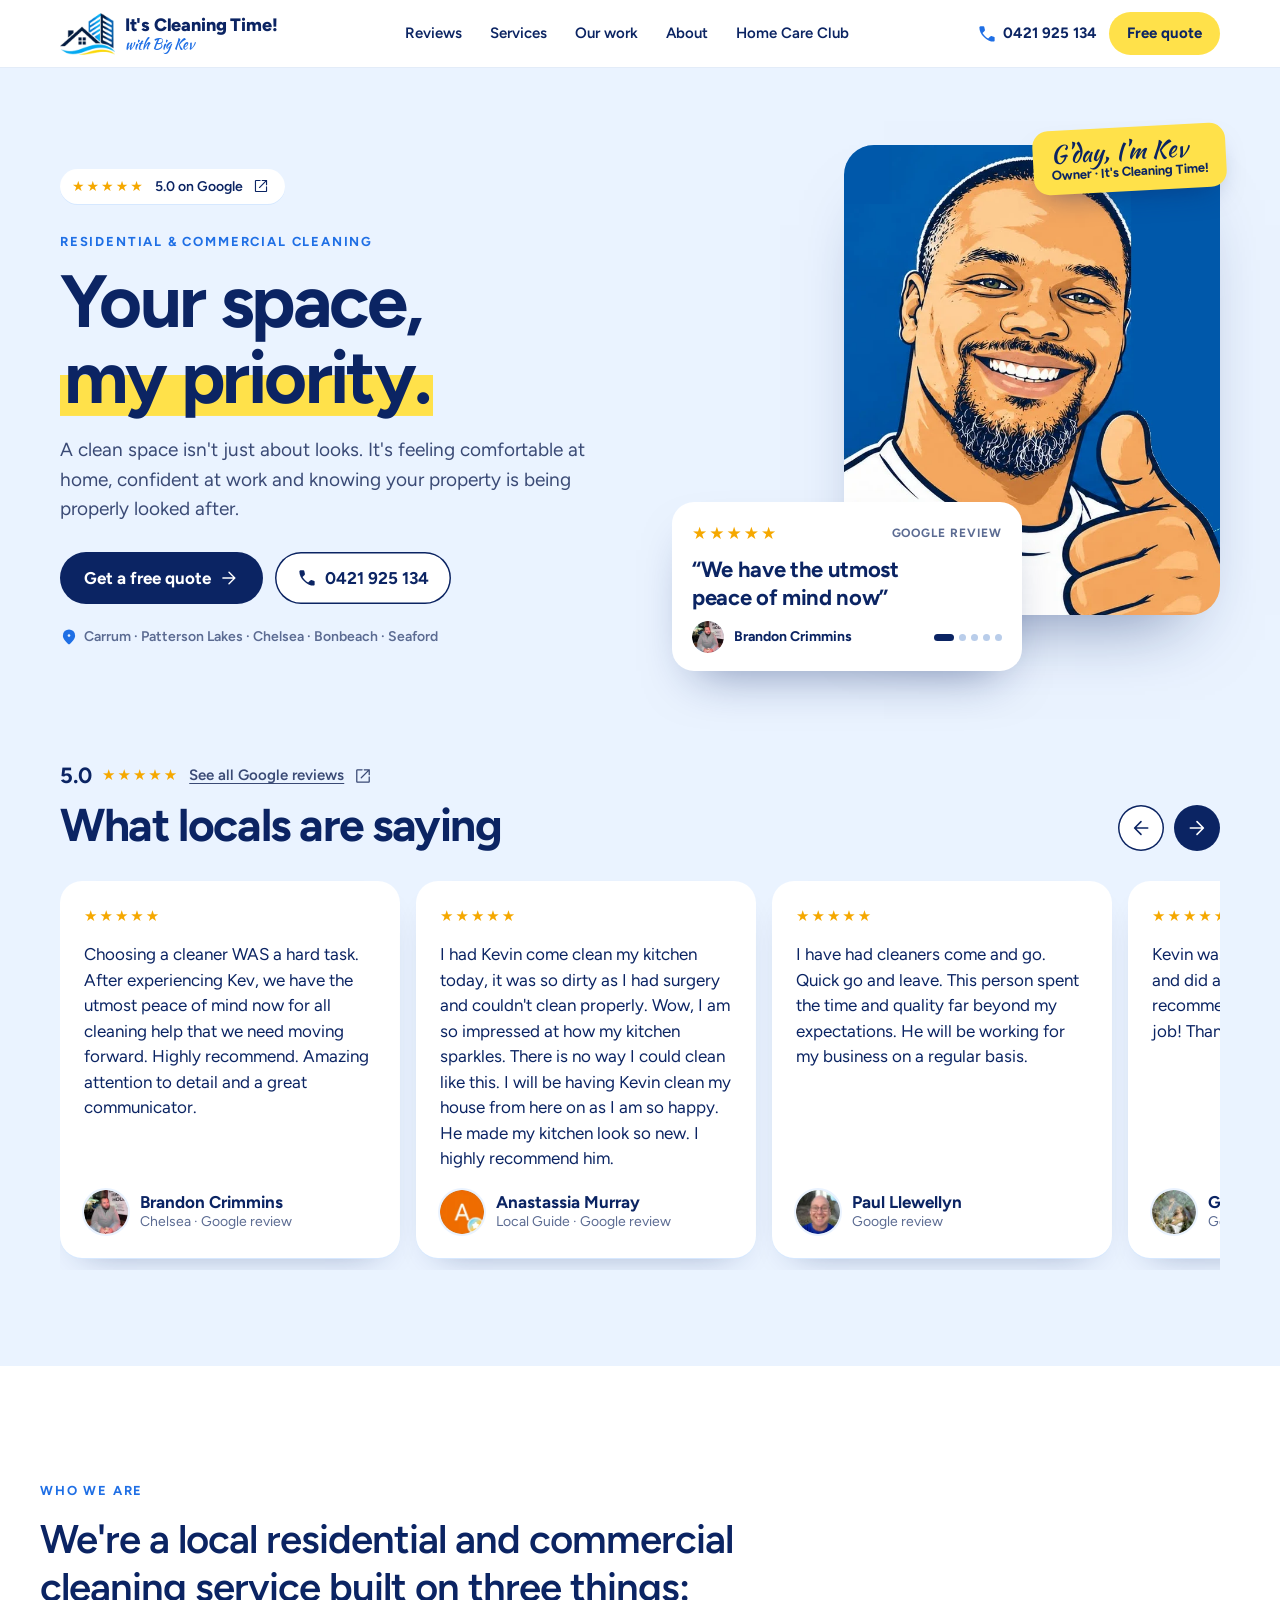
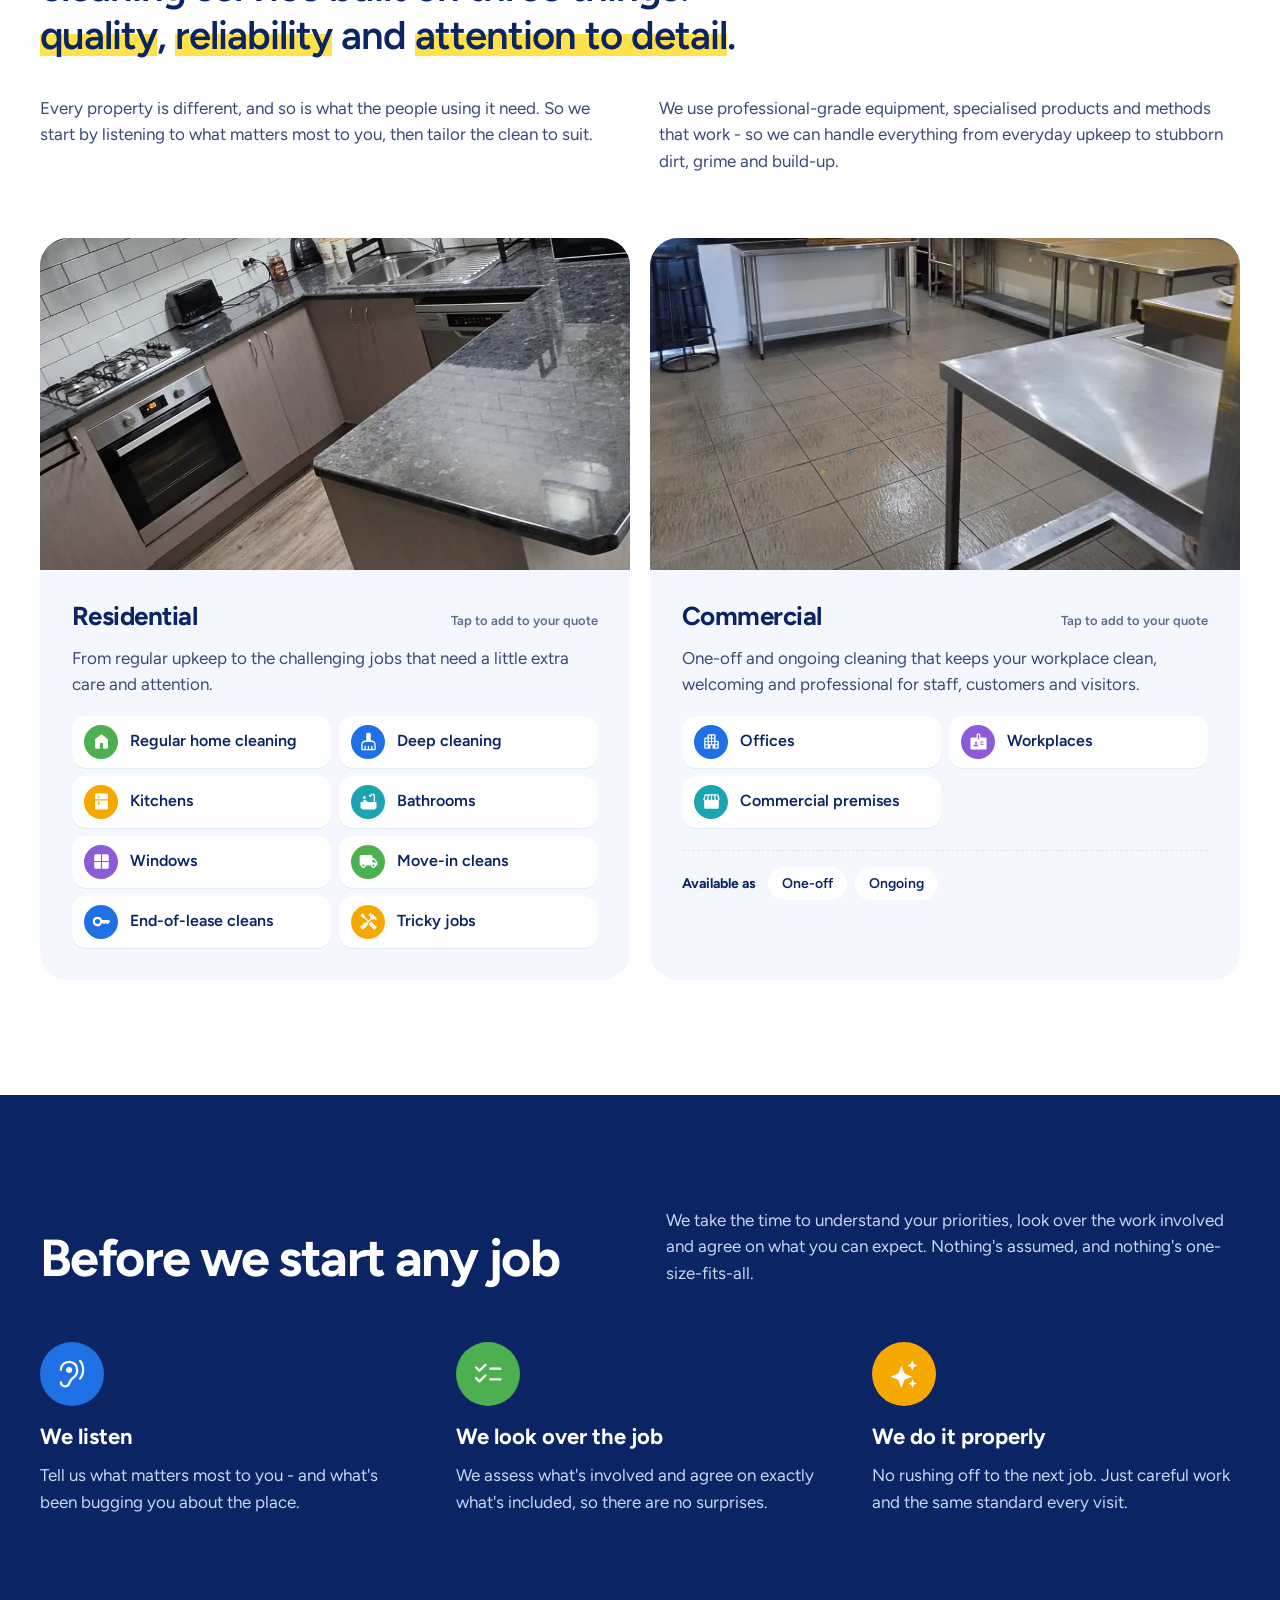
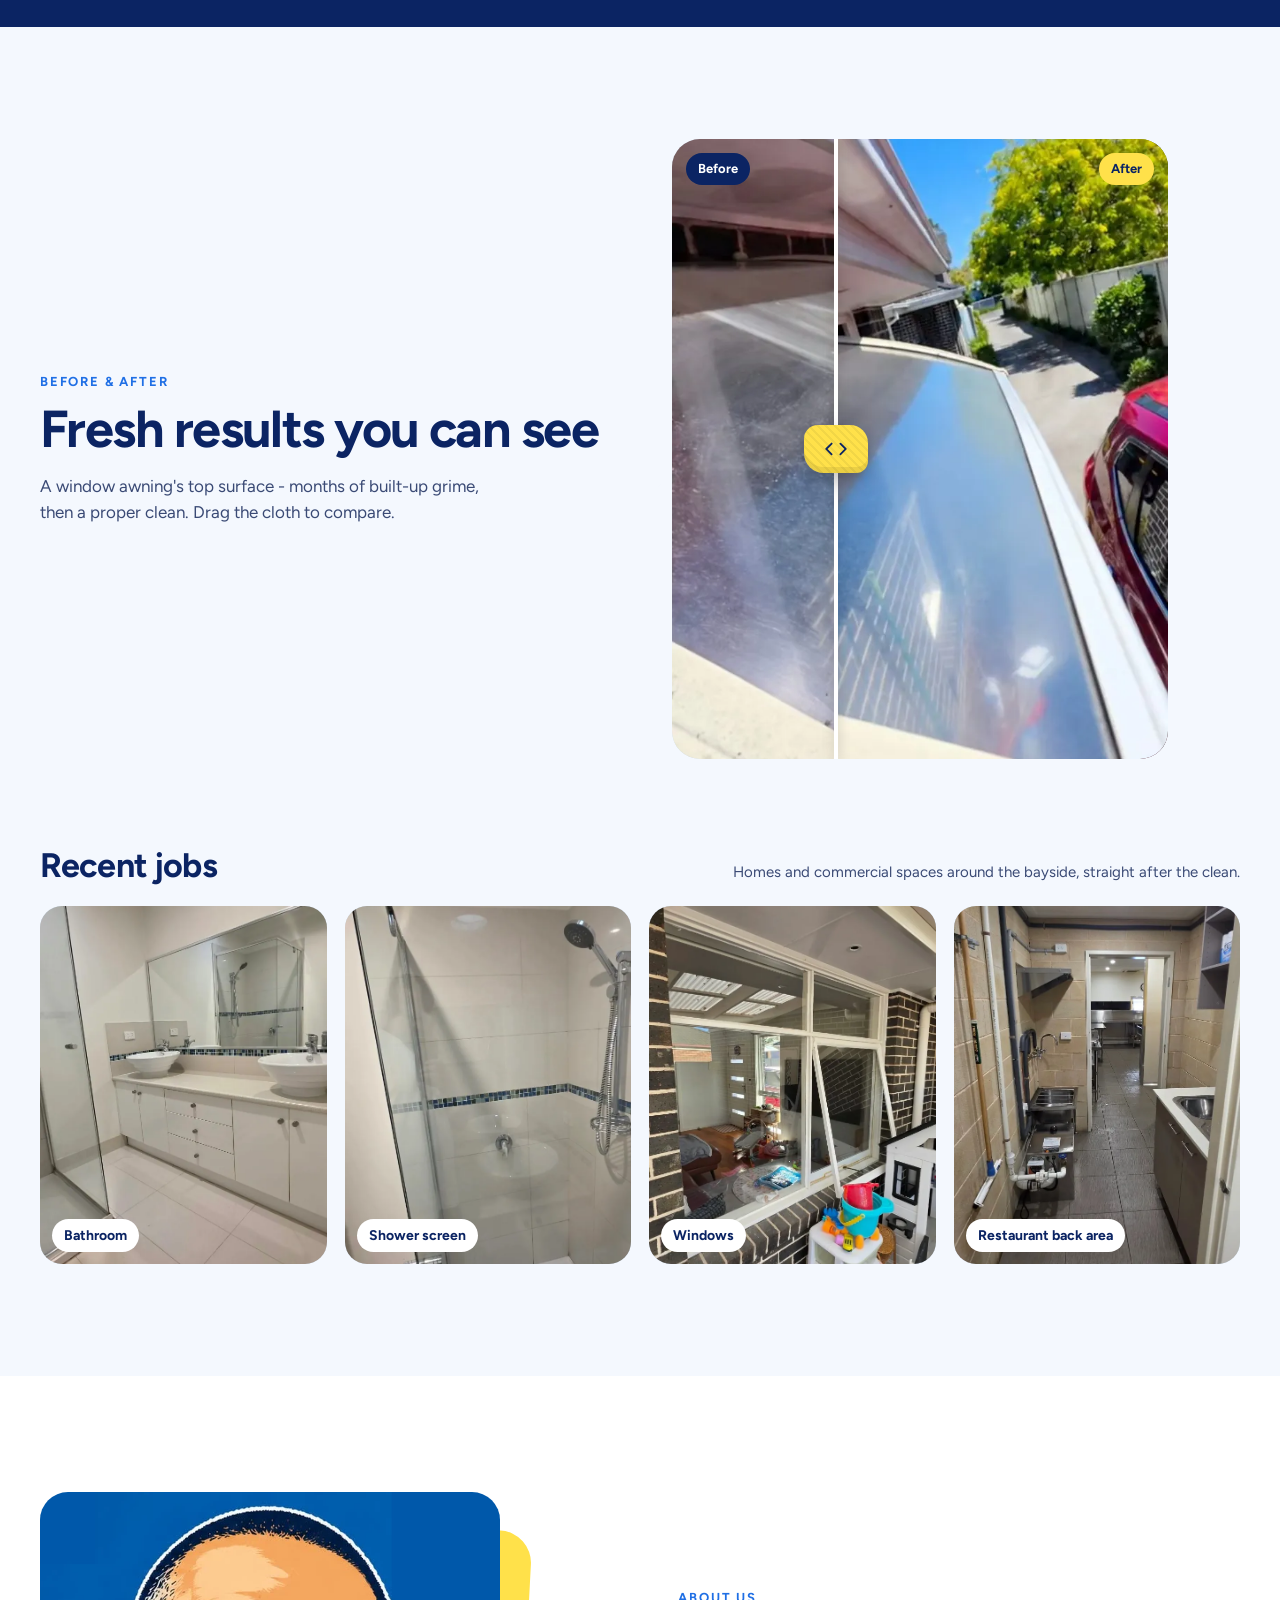
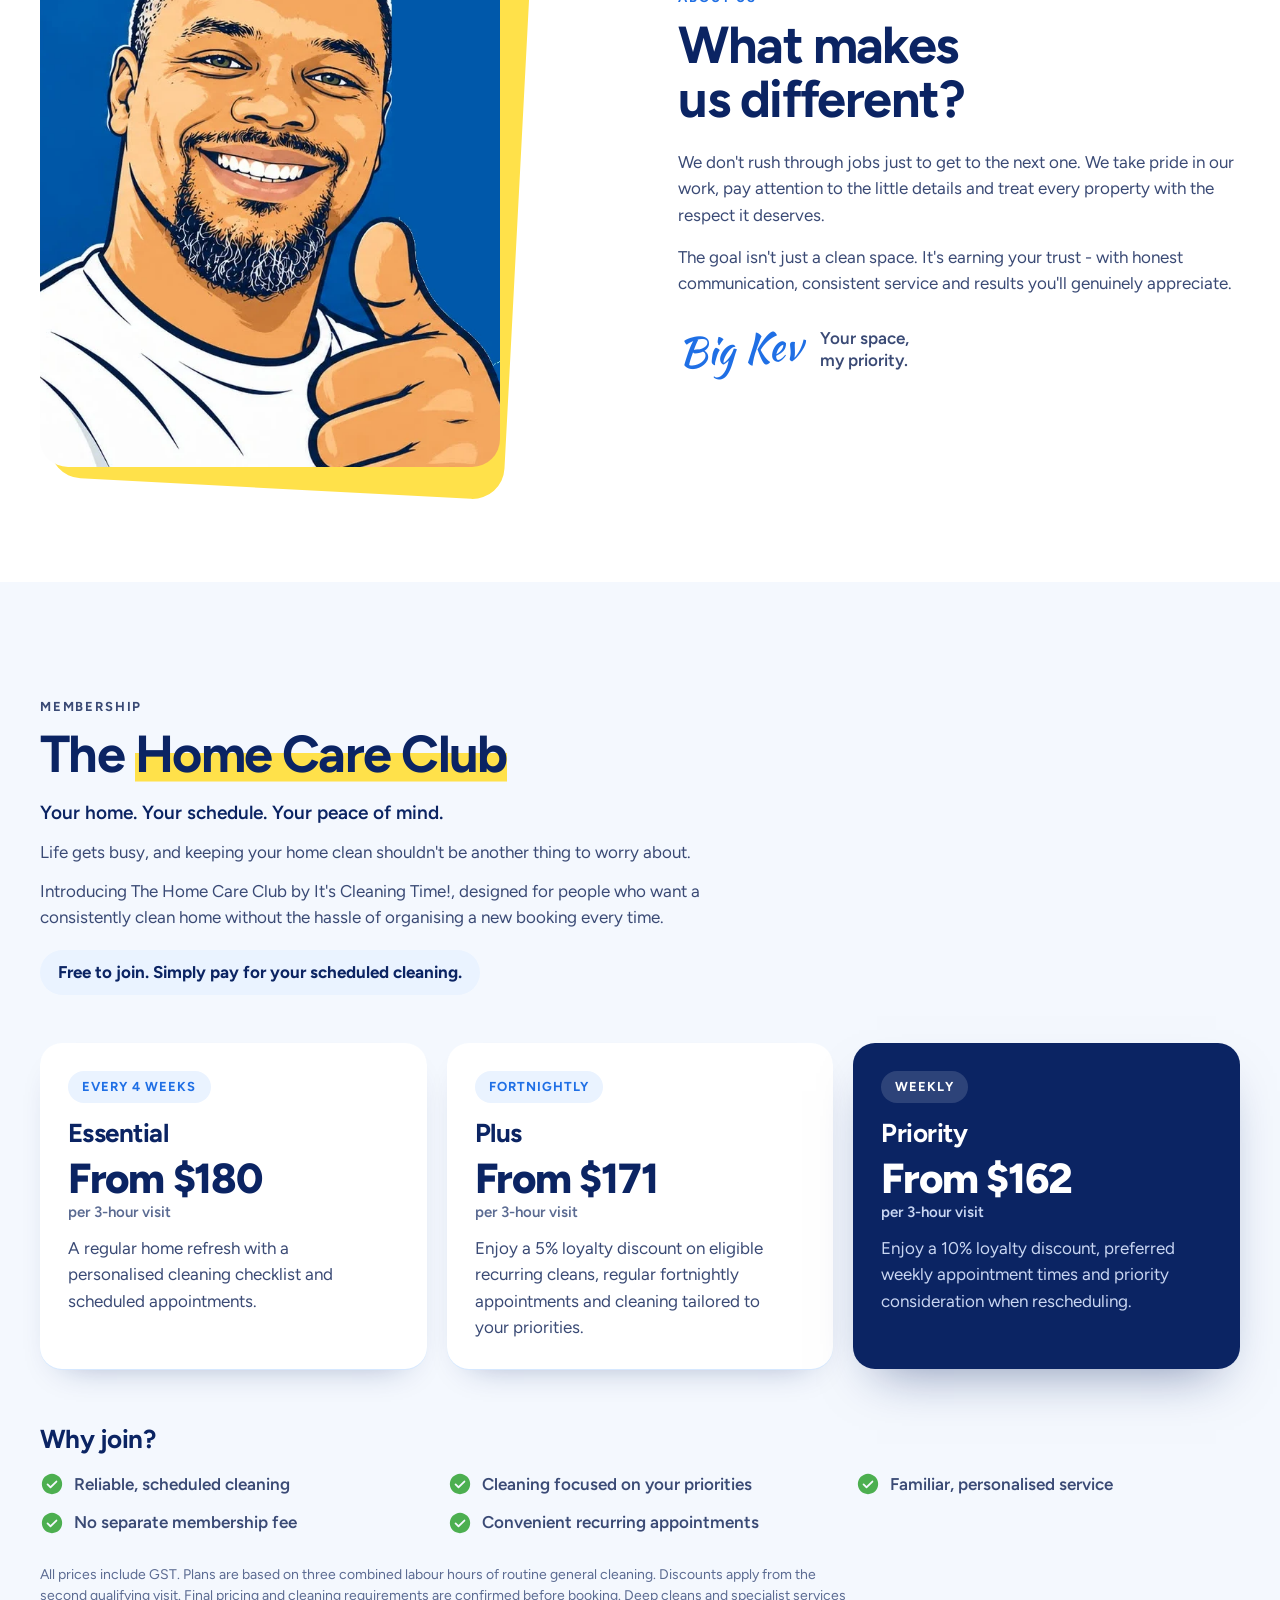
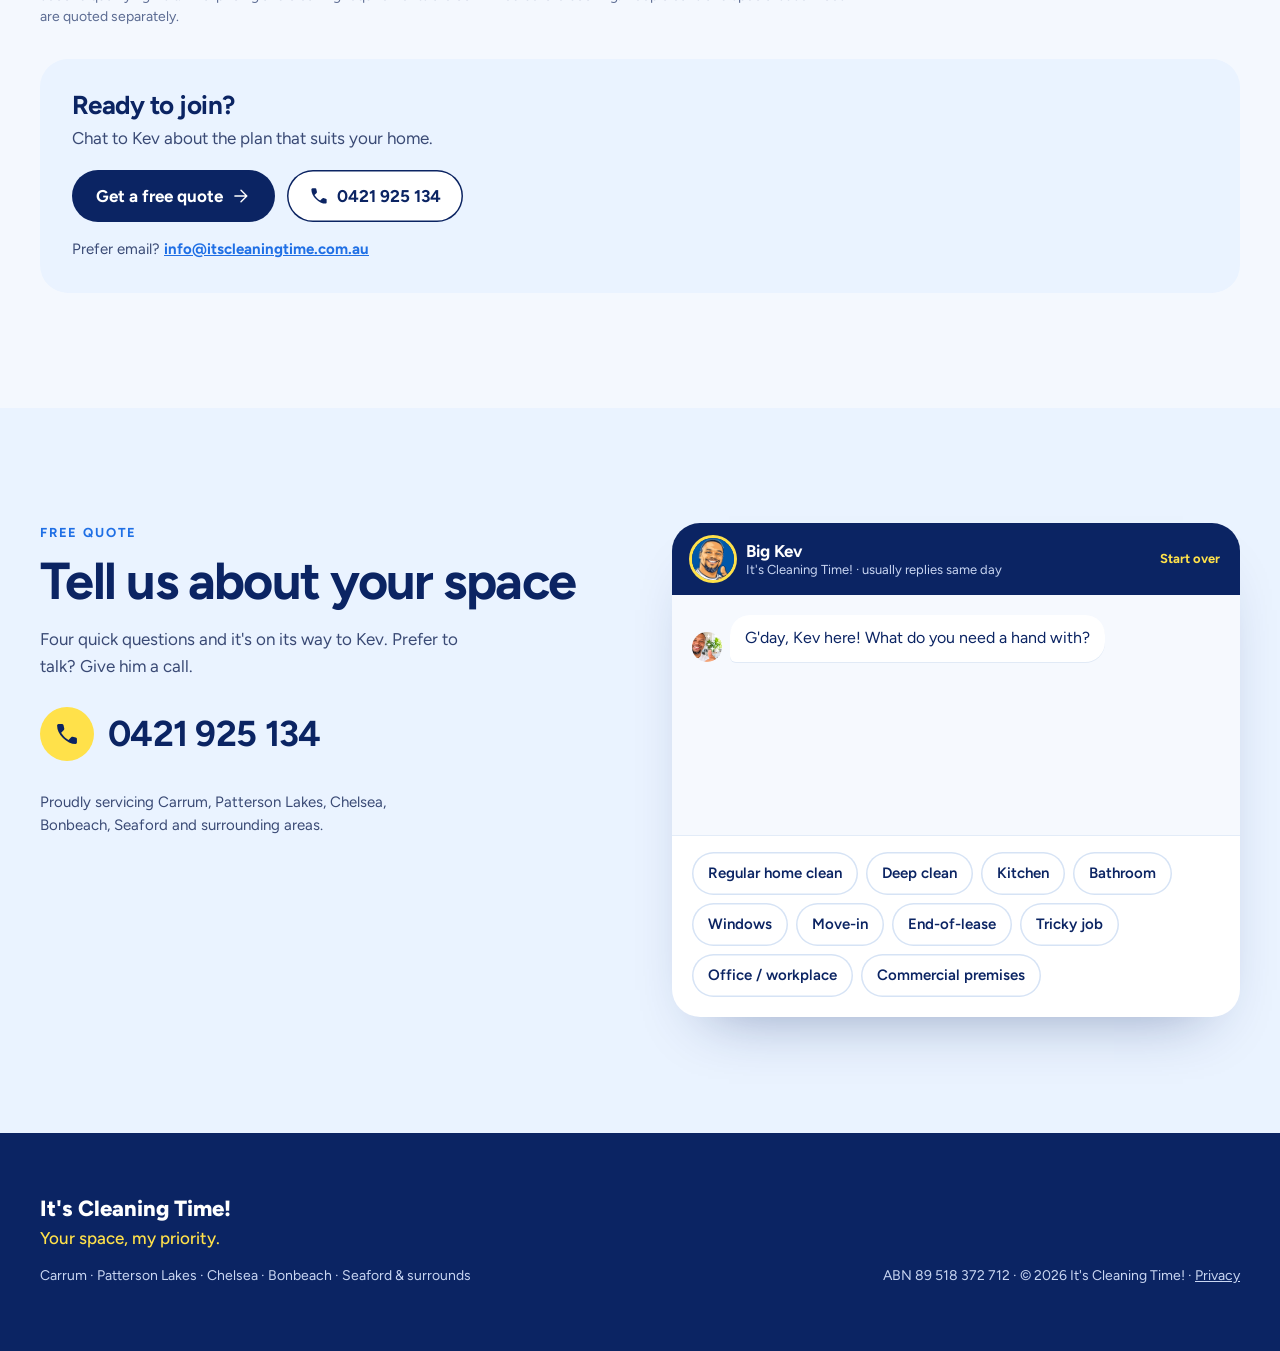
<file: index.html>
<!DOCTYPE html>
<html lang="en-AU" class="no-js">
<head>
<meta charset="utf-8">
<meta name="viewport" content="width=device-width, initial-scale=1, viewport-fit=cover">
<title>It's Cleaning Time! | Home &amp; Commercial Cleaning in Carrum, Chelsea &amp; Seaford</title>
<meta name="description" content="A clean space isn't just about looks. Local residential and commercial cleaning with Big Kev in Carrum, Patterson Lakes, Chelsea, Bonbeach and Seaford. Get a free quote.">
<link rel="canonical" href="https://itscleaningtime.com.au/">
<meta name="theme-color" content="#0B2463">

<!-- Enquiry endpoint: the Supabase function that saves enquiries and emails Kev. Also used by the no-JavaScript form further down. -->
<meta name="enquiry-endpoint" content="https://hkbgkbuhmrchkftunzar.supabase.co/functions/v1/enquiry">

<meta property="og:type" content="website">
<meta property="og:site_name" content="It's Cleaning Time!">
<meta property="og:title" content="It's Cleaning Time! with Big Kev">
<meta property="og:description" content="Residential and commercial cleaning in Carrum, Patterson Lakes, Chelsea, Bonbeach and Seaford. Your space, my priority.">
<meta property="og:url" content="https://itscleaningtime.com.au/">
<meta property="og:image" content="https://itscleaningtime.com.au/assets/img/og-card.jpg">
<meta property="og:image:width" content="1200">
<meta property="og:image:height" content="630">
<meta property="og:locale" content="en_AU">
<meta name="twitter:card" content="summary_large_image">

<link rel="icon" href="favicon.svg" type="image/svg+xml">
<link rel="icon" href="favicon-32.png" type="image/png" sizes="32x32">
<link rel="apple-touch-icon" href="apple-touch-icon.png">

<link rel="preconnect" href="https://fonts.googleapis.com">
<link rel="preconnect" href="https://fonts.gstatic.com" crossorigin>
<link rel="stylesheet" href="https://fonts.googleapis.com/css2?family=Figtree:wght@400;500;600;700;800&family=Kaushan+Script&display=swap">
<link rel="stylesheet" href="assets/css/styles.css">
<script>document.documentElement.className = document.documentElement.className.replace('no-js', 'js');</script>
<script src="assets/js/main.js" defer></script>

<style>
/* Home Care Club section (scoped to .club). Colours come from the tokens in styles.css. */
.club{background:var(--mist)}
.club-intro{max-width:720px}
.club-intro .h2{margin-top:10px}
.club-intro p + p{margin-top:12px}
.club-intro .club-tagline{margin-top:16px;font-size:19px;font-weight:600;color:var(--navy)}
.club-intro p{color:var(--body);text-wrap:pretty}
.club-intro .club-free{display:inline-block;margin-top:20px;padding:9px 18px;border-radius:999px;background:var(--sky);color:var(--navy);font-weight:700}
.club-grid{display:grid;grid-template-columns:repeat(3,1fr);gap:20px;margin-top:clamp(32px,4vw,48px);align-items:stretch}
.club-card{display:flex;flex-direction:column;background:#fff;border-radius:22px;padding:28px;box-shadow:var(--shadow-card);color:var(--body)}
.club-card .h3{margin-top:16px;color:var(--navy)}
.club-pill{align-self:flex-start;padding:6px 14px;border-radius:999px;background:var(--sky);color:var(--blue);font-size:13px;font-weight:700;letter-spacing:.08em;text-transform:uppercase}
.club-price{margin:10px 0 14px;color:var(--navy);font-weight:800;font-size:clamp(34px,4vw,42px);line-height:1.05;letter-spacing:-.03em}
.club-price small{display:block;margin-top:4px;font-size:15px;font-weight:600;letter-spacing:0;color:var(--muted)}
.club-card p{text-wrap:pretty}
.club-card-featured{background:var(--navy);color:var(--on-navy);box-shadow:var(--shadow-float)}
.club-card-featured .h3,.club-card-featured .club-price{color:#fff}
.club-card-featured .club-price small{color:var(--on-navy)}
.club-card-featured .club-pill{background:rgba(255,255,255,.14);color:#fff}
.club-why-title{margin-top:clamp(36px,5vw,56px)}
.club-why{margin:18px 0 0;padding:0;list-style:none;display:grid;grid-template-columns:repeat(auto-fit,minmax(min(100%,300px),1fr));gap:12px 24px}
.club-why li{display:flex;align-items:center;gap:10px;color:var(--body);font-weight:600}
.club-why .ic{font-size:24px;color:var(--green)}
.club-small{margin-top:28px;max-width:820px;font-size:14px;line-height:1.5;color:var(--muted)}
.club-cta{margin-top:32px;padding:clamp(22px,3vw,32px);border-radius:28px;background:var(--sky)}
.club-cta .h3{color:var(--navy)}
.club-cta p{margin-top:6px;color:var(--body)}
.club-cta .btn-row{margin-top:18px}
.club-cta .club-email{margin-top:16px;font-size:15px}
.club-email a{font-weight:700}
.site-nav .nav-club{display:none}
@media (min-width:1100px){.site-nav .nav-club{display:inline}}
@media (max-width:860px){
  .club-grid{grid-template-columns:1fr}
  .club-card{padding:24px}
}
</style>
<style>
/* Black Friday Home Refresh offer (scoped to .offer and .offer-bar). Hides itself after 27 November 2026. */
.offer-bar{background:var(--navy);color:#fff;font-size:15px;font-weight:600;line-height:1.4;text-align:center;padding:10px var(--gutter)}
.offer-bar a{margin-left:6px;color:var(--yellow);font-weight:700;white-space:nowrap}
.offer-bar a:hover{color:#fff}
.offer{padding-top:clamp(40px,6vw,72px);padding-bottom:clamp(8px,2vw,24px)}
.offer-card{background:var(--navy);color:var(--on-navy);border-radius:28px;padding:clamp(24px,4vw,48px);box-shadow:var(--shadow-float);display:grid;grid-template-columns:repeat(auto-fit,minmax(min(100%,380px),1fr));gap:clamp(28px,4vw,56px);align-items:center}
.offer-card .eyebrow{color:var(--on-navy)}
.offer-card .h2{margin-top:10px;color:#fff}
.offer-price{margin-top:18px;color:#fff;font-weight:800;font-size:clamp(46px,7vw,76px);line-height:1;letter-spacing:-.04em}
.offer-price small{font-size:.38em;font-weight:700;letter-spacing:-.01em;margin-left:.2em}
.offer-sub{margin-top:12px;color:var(--on-navy);font-weight:600}
.offer-tags{display:flex;flex-wrap:wrap;gap:8px;margin-top:18px}
.offer-tag{padding:6px 14px;border-radius:999px;background:rgba(255,255,255,.14);color:#fff;font-size:14px;font-weight:700}
.offer-lead{color:#fff;font-weight:700;font-size:22px;line-height:1.2;letter-spacing:-.015em}
.offer-lead-sub{margin-top:6px;color:var(--on-navy)}
.offer-chips{display:flex;flex-wrap:wrap;gap:8px;margin:18px 0 0;padding:0;list-style:none}
.offer-chips li{display:flex;align-items:center;gap:8px;padding:8px 14px 8px 10px;border-radius:999px;background:#fff;color:var(--navy);font-weight:600;font-size:15px}
.offer-chips .ic{font-size:20px;color:var(--green)}
.offer-card .btn-yellow{background:var(--yellow);color:var(--navy)}
.offer-card .btn-yellow:hover{background:#fff;color:var(--navy)}
.offer-small{margin-top:20px;font-size:14px;line-height:1.5;color:var(--on-navy)}
.offer-club{margin-top:14px;font-size:15px;color:var(--on-navy)}
.offer-club a{color:#fff;font-weight:700}
.offer-club a:hover{color:var(--yellow)}
</style>
<style>
/* Hero layout fix: removes the empty gap beside the photo on mid-width screens (tablets, "desktop site" on phones) */
.hero-grid{grid-template-columns:repeat(auto-fit,minmax(min(100%,360px),1fr))}
@media (max-width:860px){
  .hero-visual{width:100%;max-width:440px;margin:0 auto}
  .hero-photo{max-width:none;margin-left:0}
}
</style>
<style>
/* Header logo mark (house and building from the business card) */
.brand-mark-logo{width:auto;height:42px;background:none;border-radius:0;display:block}
.brand-mark-logo img{height:100%;width:auto;display:block}
.brand-name{white-space:nowrap}
@media (max-width:420px){.brand-mark-logo{height:36px}}
</style>
<script type="application/ld+json">
{
  "@context": "https://schema.org",
  "@type": "LocalBusiness",
  "name": "It's Cleaning Time!",
  "alternateName": "It's Cleaning Time! with Big Kev",
  "description": "Residential and commercial cleaning in Carrum, Patterson Lakes, Chelsea, Bonbeach, Seaford and surrounding areas.",
  "url": "https://itscleaningtime.com.au/",
  "telephone": "+61421925134",
  "image": "https://itscleaningtime.com.au/assets/img/og-card.jpg",
  "logo": "https://itscleaningtime.com.au/apple-touch-icon.png",
  "areaServed": [
    { "@type": "Place", "name": "Carrum, VIC" },
    { "@type": "Place", "name": "Patterson Lakes, VIC" },
    { "@type": "Place", "name": "Chelsea, VIC" },
    { "@type": "Place", "name": "Bonbeach, VIC" },
    { "@type": "Place", "name": "Seaford, VIC" }
  ],
  "sameAs": ["https://share.google/cyPGA1AHIAnewg5Qh"]
}
</script>
</head>
<body>
<a class="skip-link" href="#quote">Skip to free quote</a>
<div class="page" id="page">

  <div class="offer-bar on-navy" data-offer-end="2026-11-27">Black Friday Home Refresh: $150 for 3 hours for new customers. Book by 27 November.<a href="#offer">See the offer</a></div>

  <header class="site-header">
    <div class="wrap header-inner">
      <a class="brand" href="#top" aria-label="It's Cleaning Time! with Big Kev, back to top">
        <span class="brand-mark brand-mark-logo"><img src="[data-uri]" alt="" width="55" height="42"></span>
        <span class="brand-text">
          <span class="brand-name">It's Cleaning Time!</span>
          <span class="brand-sub">with Big Kev</span>
        </span>
      </a>
      <nav class="site-nav" aria-label="Main">
        <a href="#reviews">Reviews</a>
        <a href="#services">Services</a>
        <a href="#work">Our work</a>
        <a href="#about">About</a>
        <a class="nav-club" href="#club">Home Care Club</a>
      </nav>
      <div class="header-actions">
        <a class="header-phone" href="tel:0421925134"><svg class="ic" aria-hidden="true"><use href="assets/icons.svg#call"/></svg>0421 925 134</a>
        <a class="btn-header" href="#quote">Free quote</a>
      </div>
    </div>
  </header>

  <main>
    <!-- HERO -->
    <section id="top" class="hero">
      <div class="wrap hero-grid">
        <div class="hero-copy">
          <a class="google-pill" href="https://share.google/cyPGA1AHIAnewg5Qh" target="_blank" rel="noopener">
            <span class="stars" aria-hidden="true">★★★★★</span><span>5.0 on Google</span><svg class="ic" aria-hidden="true"><use href="assets/icons.svg#open_in_new"/></svg><span class="sr-only">(opens in a new tab)</span>
          </a>
          <p class="eyebrow hero-eyebrow">Residential &amp; commercial cleaning</p>
          <h1 class="h1">Your space, <span class="hl hl-hero" data-fx="hl">my priority.</span></h1>
          <p class="lead">A clean space isn't just about looks. It's feeling comfortable at home, confident at work and knowing your property is being properly looked after.</p>
          <div class="btn-row">
            <a class="btn btn-primary" href="#quote">Get a free quote<svg class="ic" aria-hidden="true"><use href="assets/icons.svg#arrow_forward"/></svg></a>
            <a class="btn btn-secondary" href="tel:0421925134"><svg class="ic" aria-hidden="true"><use href="assets/icons.svg#call"/></svg>0421 925 134</a>
          </div>
          <p class="area-line"><svg class="ic" aria-hidden="true"><use href="assets/icons.svg#location_on"/></svg>Carrum · Patterson Lakes · Chelsea · Bonbeach · Seaford</p>
        </div>

        <div class="hero-visual">
          <div class="hero-photo">
            <img src="[data-uri]" alt="Big Kev from It's Cleaning Time!" width="453" height="805" fetchpriority="high">
          </div>
          <div class="kev-tag" aria-hidden="true">
            <span class="kev-tag-script">G'day, I'm Kev</span>
            <span class="kev-tag-sub">Owner · It's Cleaning Time!</span>
          </div>
          <figure class="hero-review" id="heroReview">
            <div class="hero-review-top">
              <span class="stars" role="img" aria-label="5 stars">★★★★★</span>
              <span class="hero-review-label">Google review</span>
            </div>
            <blockquote class="hero-review-quote" id="heroQuote">“We have the utmost peace of mind now”</blockquote>
            <figcaption class="hero-review-foot">
              <span class="hero-review-who"><img id="heroAvatar" src="assets/img/review-brandon.webp" alt="" width="32" height="32"><span id="heroName">Brandon Crimmins</span></span>
              <span class="dots" id="heroDots">
                <button type="button" class="dot is-active" data-i="0" aria-label="Show review 1" aria-current="true"></button>
                <button type="button" class="dot" data-i="1" aria-label="Show review 2"></button>
                <button type="button" class="dot" data-i="2" aria-label="Show review 3"></button>
                <button type="button" class="dot" data-i="3" aria-label="Show review 4"></button>
                <button type="button" class="dot" data-i="4" aria-label="Show review 5"></button>
              </span>
            </figcaption>
          </figure>
        </div>
      </div>

      <!-- REVIEWS -->
      <div id="reviews" class="wrap reviews">
        <div class="reviews-head">
          <div>
            <a class="rating-link" href="https://share.google/cyPGA1AHIAnewg5Qh" target="_blank" rel="noopener"><span class="rating-num">5.0</span><span class="stars" aria-hidden="true">★★★★★</span><span class="rating-text">See all Google reviews</span><svg class="ic" aria-hidden="true"><use href="assets/icons.svg#open_in_new"/></svg><span class="sr-only">(opens in a new tab)</span></a>
            <h2 class="h2 reviews-title">What locals are saying</h2>
          </div>
          <div class="arrows">
            <button type="button" class="round-btn round-btn-light" id="revPrev" aria-label="Previous reviews"><svg class="ic" aria-hidden="true"><use href="assets/icons.svg#arrow_back"/></svg></button>
            <button type="button" class="round-btn round-btn-dark" id="revNext" aria-label="Next reviews"><svg class="ic" aria-hidden="true"><use href="assets/icons.svg#arrow_forward"/></svg></button>
          </div>
        </div>
        <div class="review-row" id="reviewRow" data-fx="spray">
          <article class="review-card" data-sp>
            <span class="stars" role="img" aria-label="5 stars">★★★★★</span>
            <p>Choosing a cleaner WAS a hard task. After experiencing Kev, we have the utmost peace of mind now for all cleaning help that we need moving forward. Highly recommend. Amazing attention to detail and a great communicator.</p>
            <div class="review-foot">
              <img src="assets/img/review-brandon.webp" alt="" width="44" height="44" loading="lazy">
              <div><div class="review-name">Brandon Crimmins</div><div class="review-meta">Chelsea · Google review</div></div>
            </div>
            <div class="sheen" data-sheen></div>
          </article>
          <article class="review-card" data-sp>
            <span class="stars" role="img" aria-label="5 stars">★★★★★</span>
            <p>I had Kevin come clean my kitchen today, it was so dirty as I had surgery and couldn't clean properly. Wow, I am so impressed at how my kitchen sparkles. There is no way I could clean like this. I will be having Kevin clean my house from here on as I am so happy. He made my kitchen look so new. I highly recommend him.</p>
            <div class="review-foot">
              <img src="assets/img/review-anastassia.webp" alt="" width="44" height="44" loading="lazy">
              <div><div class="review-name">Anastassia Murray</div><div class="review-meta">Local Guide · Google review</div></div>
            </div>
            <div class="sheen" data-sheen></div>
          </article>
          <article class="review-card" data-sp>
            <span class="stars" role="img" aria-label="5 stars">★★★★★</span>
            <p>I have had cleaners come and go. Quick go and leave. This person spent the time and quality far beyond my expectations. He will be working for my business on a regular basis.</p>
            <div class="review-foot">
              <img src="assets/img/review-paul.webp" alt="" width="44" height="44" loading="lazy">
              <div><div class="review-name">Paul Llewellyn</div><div class="review-meta">Google review</div></div>
            </div>
            <div class="sheen" data-sheen></div>
          </article>
          <article class="review-card" data-sp>
            <span class="stars" role="img" aria-label="5 stars">★★★★★</span>
            <p>Kevin was great! So easy to deal with and did a fantastic job. Would highly recommend him for your next cleaning job! Thanks Big Kev</p>
            <div class="review-foot">
              <img src="assets/img/review-geoff-karen.webp" alt="" width="44" height="44" loading="lazy">
              <div><div class="review-name">Geoff and Karen</div><div class="review-meta">Google review</div></div>
            </div>
            <div class="sheen" data-sheen></div>
          </article>
          <article class="review-card" data-sp>
            <span class="stars" role="img" aria-label="5 stars">★★★★★</span>
            <p>Great service, very professional affordable and so clean thank you Kevin</p>
            <div class="review-foot">
              <img src="assets/img/review-lynessa.webp" alt="" width="44" height="44" loading="lazy">
              <div><div class="review-name">Lynessa Lucero</div><div class="review-meta">Google review</div></div>
            </div>
            <div class="sheen" data-sheen></div>
          </article>
        </div>
      </div>
    </section>

    <!-- BLACK FRIDAY HOME REFRESH (hides itself after 27 November 2026) -->
    <section id="offer" class="section offer" data-offer-end="2026-11-27">
      <div class="wrap">
        <div class="offer-card on-navy">
          <div>
            <p class="eyebrow">Limited time</p>
            <h2 class="h2">Black Friday Home Refresh</h2>
            <p class="offer-price">$150<small>for 3 hours</small></p>
            <p class="offer-sub">General residential cleaning. GST included.</p>
            <div class="offer-tags">
              <span class="offer-tag">New customers only</span>
              <span class="offer-tag">One visit per household</span>
              <span class="offer-tag">Book by 27 November</span>
            </div>
          </div>
          <div>
            <p class="offer-lead">You choose the priority areas.</p>
            <p class="offer-lead-sub">We focus on the areas that matter most to you.</p>
            <ul class="offer-chips" aria-label="What's included"><li><svg class="ic" aria-hidden="true"><use href="assets/icons.svg#check_circle"/></svg>Kitchens</li><li><svg class="ic" aria-hidden="true"><use href="assets/icons.svg#check_circle"/></svg>Bathrooms</li><li><svg class="ic" aria-hidden="true"><use href="assets/icons.svg#check_circle"/></svg>Dusting</li><li><svg class="ic" aria-hidden="true"><use href="assets/icons.svg#check_circle"/></svg>Vacuuming</li><li><svg class="ic" aria-hidden="true"><use href="assets/icons.svg#check_circle"/></svg>Mopping</li><li><svg class="ic" aria-hidden="true"><use href="assets/icons.svg#check_circle"/></svg>Bins</li><li><svg class="ic" aria-hidden="true"><use href="assets/icons.svg#check_circle"/></svg>General tidy</li></ul>
            <div class="btn-row">
              <a class="btn btn-yellow" href="#quote">Book the refresh<svg class="ic" aria-hidden="true"><use href="assets/icons.svg#arrow_forward"/></svg></a>
              <a class="btn btn-secondary" href="tel:0421925134"><svg class="ic" aria-hidden="true"><use href="assets/icons.svg#call"/></svg>0421 925 134</a>
            </div>
            <p class="offer-small">Extra time is available at $60 per labour hour. Final scope is agreed before work starts. Deep cleans and specialist cleaning are quoted separately.</p>
            <p class="offer-club">Love your refresh? Ask about the <a href="#club">Home Care Club</a>.</p>
          </div>
        </div>
      </div>
    </section>

    <!-- WHO WE ARE / SERVICES -->
    <section id="services" class="section services">
      <div class="wrap">
        <p class="eyebrow">Who we are</p>
        <p class="statement">We're a local residential and commercial cleaning service built on three things: <span class="hl" data-fx="hl" style="--hl-delay:.1s">quality</span>, <span class="hl" data-fx="hl" style="--hl-delay:.5s">reliability</span> and <span class="hl" data-fx="hl" style="--hl-delay:.9s">attention to detail</span>.</p>
        <div class="two-col-text">
          <p>Every property is different, and so is what the people using it need. So we start by listening to what matters most to you, then tailor the clean to suit.</p>
          <p>We use professional-grade equipment, specialised products and methods that work - so we can handle everything from everyday upkeep to stubborn dirt, grime and build-up.</p>
        </div>

        <div class="svc-cards">
          <div class="svc-card">
            <div class="svc-photo" data-fx="fog">
              <img src="assets/img/home-kitchen.webp" alt="Freshly cleaned home kitchen" width="1200" height="555" loading="lazy">
              <canvas aria-hidden="true"></canvas>
            </div>
            <div class="svc-body">
              <div class="svc-title-row">
                <h3 class="h3">Residential</h3>
                <span class="svc-hint">Tap to add to your quote</span>
              </div>
              <p>From regular upkeep to the challenging jobs that need a little extra care and attention.</p>
              <div class="tiles">
                <button type="button" class="tile" data-service="Regular home clean"><span class="tile-ic" style="--c:var(--green)"><svg class="ic" aria-hidden="true"><use href="assets/icons.svg#home"/></svg></span>Regular home cleaning</button>
                <button type="button" class="tile" data-service="Deep clean"><span class="tile-ic" style="--c:var(--blue)"><svg class="ic" aria-hidden="true"><use href="assets/icons.svg#cleaning_services"/></svg></span>Deep cleaning</button>
                <button type="button" class="tile" data-service="Kitchen"><span class="tile-ic" style="--c:var(--star)"><svg class="ic" aria-hidden="true"><use href="assets/icons.svg#kitchen"/></svg></span>Kitchens</button>
                <button type="button" class="tile" data-service="Bathroom"><span class="tile-ic" style="--c:var(--teal)"><svg class="ic" aria-hidden="true"><use href="assets/icons.svg#bathtub"/></svg></span>Bathrooms</button>
                <button type="button" class="tile" data-service="Windows"><span class="tile-ic" style="--c:var(--purple)"><svg class="ic" aria-hidden="true"><use href="assets/icons.svg#window"/></svg></span>Windows</button>
                <button type="button" class="tile" data-service="Move-in"><span class="tile-ic" style="--c:var(--green)"><svg class="ic" aria-hidden="true"><use href="assets/icons.svg#local_shipping"/></svg></span>Move-in cleans</button>
                <button type="button" class="tile" data-service="End-of-lease"><span class="tile-ic" style="--c:var(--blue)"><svg class="ic" aria-hidden="true"><use href="assets/icons.svg#key"/></svg></span>End-of-lease cleans</button>
                <button type="button" class="tile" data-service="Tricky job"><span class="tile-ic" style="--c:var(--star)"><svg class="ic" aria-hidden="true"><use href="assets/icons.svg#handyman"/></svg></span>Tricky jobs</button>
              </div>
            </div>
          </div>

          <div class="svc-card">
            <div class="svc-photo" data-fx="fog" data-delay="250">
              <img src="assets/img/commercial-kitchen.webp" alt="Clean commercial kitchen" width="647" height="1400" loading="lazy" style="object-position:50% 60%">
              <canvas aria-hidden="true"></canvas>
            </div>
            <div class="svc-body">
              <div class="svc-title-row">
                <h3 class="h3">Commercial</h3>
                <span class="svc-hint">Tap to add to your quote</span>
              </div>
              <p>One-off and ongoing cleaning that keeps your workplace clean, welcoming and professional for staff, customers and visitors.</p>
              <div class="tiles">
                <button type="button" class="tile" data-service="Office / workplace"><span class="tile-ic" style="--c:var(--blue)"><svg class="ic" aria-hidden="true"><use href="assets/icons.svg#apartment"/></svg></span>Offices</button>
                <button type="button" class="tile" data-service="Office / workplace"><span class="tile-ic" style="--c:var(--purple)"><svg class="ic" aria-hidden="true"><use href="assets/icons.svg#badge"/></svg></span>Workplaces</button>
                <button type="button" class="tile" data-service="Commercial premises"><span class="tile-ic" style="--c:var(--teal)"><svg class="ic" aria-hidden="true"><use href="assets/icons.svg#storefront"/></svg></span>Commercial premises</button>
              </div>
              <div class="available">
                <span class="available-label">Available as</span>
                <span class="pill">One-off</span>
                <span class="pill">Ongoing</span>
              </div>
            </div>
          </div>
        </div>
      </div>
    </section>

    <!-- BEFORE WE START -->
    <section class="section steps on-navy">
      <div class="wrap">
        <div class="steps-head">
          <h2 class="h2">Before we start any job</h2>
          <p>We take the time to understand your priorities, look over the work involved and agree on what you can expect. Nothing's assumed, and nothing's one-size-fits-all.</p>
        </div>
        <div class="steps-grid" data-fx="spray">
          <div class="step">
            <span class="step-ic" data-sp style="--c:var(--blue)"><svg class="ic" aria-hidden="true"><use href="assets/icons.svg#hearing"/></svg></span>
            <h3>We listen</h3>
            <p>Tell us what matters most to you - and what's been bugging you about the place.</p>
          </div>
          <div class="step">
            <span class="step-ic" data-sp style="--c:var(--green)"><svg class="ic" aria-hidden="true"><use href="assets/icons.svg#checklist"/></svg></span>
            <h3>We look over the job</h3>
            <p>We assess what's involved and agree on exactly what's included, so there are no surprises.</p>
          </div>
          <div class="step">
            <span class="step-ic" data-sp style="--c:var(--star)"><svg class="ic" aria-hidden="true"><use href="assets/icons.svg#auto_awesome"/></svg></span>
            <h3>We do it properly</h3>
            <p>No rushing off to the next job. Just careful work and the same standard every visit.</p>
          </div>
        </div>
      </div>
    </section>

    <!-- OUR WORK -->
    <section id="work" class="section work">
      <div class="wrap">
        <div class="ba-grid">
          <div>
            <p class="eyebrow">Before &amp; after</p>
            <h2 class="h2 ba-title">Fresh results you can see</h2>
            <p class="ba-copy">A window awning's top surface - months of built-up grime, then a proper clean. Drag the cloth to compare.</p>
          </div>
          <div class="ba" id="ba" data-fx="ba">
            <img src="assets/img/awning-before.webp" alt="Window awning before cleaning" width="714" height="1500" loading="lazy">
            <div class="ba-after" id="baAfter" style="clip-path:inset(0 0 0 50%)"><img src="assets/img/awning-after.webp" alt="Window awning after cleaning" width="714" height="1500" loading="lazy"></div>
            <span class="ba-label ba-label-before">Before</span>
            <span class="ba-label ba-label-after">After</span>
            <div class="ba-handle" id="baHandle" style="left:50%">
              <div class="ba-line"></div>
              <div class="ba-grip" id="baGrip" role="slider" tabindex="0" aria-label="Before and after comparison" aria-valuemin="2" aria-valuemax="98" aria-valuenow="50" aria-valuetext="Showing half before, half after"><svg class="ic" aria-hidden="true"><use href="assets/icons.svg#code"/></svg></div>
            </div>
          </div>
        </div>

        <div class="recent-head">
          <h3 class="recent-title">Recent jobs</h3>
          <p>Homes and commercial spaces around the bayside, straight after the clean.</p>
        </div>
        <div class="recent-grid">
          <figure class="job"><img src="assets/img/bathroom-vanity.webp" alt="Clean bathroom vanity" width="647" height="1400" loading="lazy" style="object-position:50% 55%"><figcaption>Bathroom</figcaption></figure>
          <figure class="job"><img src="assets/img/shower.webp" alt="Sparkling shower screen" width="647" height="1400" loading="lazy" style="object-position:50% 45%"><figcaption>Shower screen</figcaption></figure>
          <figure class="job"><img src="assets/img/windows.webp" alt="Clean exterior windows" width="647" height="1400" loading="lazy" style="object-position:50% 45%"><figcaption>Windows</figcaption></figure>
          <figure class="job"><img src="assets/img/commercial-utility.webp" alt="Clean restaurant back area" width="647" height="1400" loading="lazy" style="object-position:50% 60%"><figcaption>Restaurant back area</figcaption></figure>
        </div>
      </div>
    </section>

    <!-- ABOUT -->
    <section id="about" class="section about">
      <div class="wrap about-grid">
        <div class="about-photo" data-fx="spark">
          <div class="about-backing" aria-hidden="true"></div>
          <img src="[data-uri]" alt="Big Kev with his cleaning kit" width="453" height="805" loading="lazy">
        </div>
        <div>
          <p class="eyebrow">About us</p>
          <h2 class="h2 about-title">What makes us different?</h2>
          <p class="about-p">We don't rush through jobs just to get to the next one. We take pride in our work, pay attention to the little details and treat every property with the respect it deserves.</p>
          <p class="about-p">The goal isn't just a clean space. It's earning your trust - with honest communication, consistent service and results you'll genuinely appreciate.</p>
          <div class="signoff">
            <span class="signoff-name">Big Kev</span>
            <span class="signoff-line">Your space,<br>my priority.</span>
          </div>
        </div>
      </div>
    </section>

    <!-- HOME CARE CLUB -->
    <section id="club" class="section club">
      <div class="wrap">
        <div class="club-intro">
          <p class="eyebrow">Membership</p>
          <h2 class="h2">The <span class="hl" data-fx="hl">Home Care Club</span></h2>
          <p class="club-tagline">Your home. Your schedule. Your peace of mind.</p>
          <p>Life gets busy, and keeping your home clean shouldn't be another thing to worry about.</p>
          <p>Introducing The Home Care Club by It's Cleaning Time!, designed for people who want a consistently clean home without the hassle of organising a new booking every time.</p>
          <p class="club-free">Free to join. Simply pay for your scheduled cleaning.</p>
        </div>

        <div class="club-grid">
          <article class="club-card">
            <span class="club-pill">Every 4 weeks</span>
            <h3 class="h3">Essential</h3>
            <div class="club-price">From $180<small>per 3-hour visit</small></div>
            <p>A regular home refresh with a personalised cleaning checklist and scheduled appointments.</p>
          </article>
          <article class="club-card">
            <span class="club-pill">Fortnightly</span>
            <h3 class="h3">Plus</h3>
            <div class="club-price">From $171<small>per 3-hour visit</small></div>
            <p>Enjoy a 5% loyalty discount on eligible recurring cleans, regular fortnightly appointments and cleaning tailored to your priorities.</p>
          </article>
          <article class="club-card club-card-featured">
            <span class="club-pill">Weekly</span>
            <h3 class="h3">Priority</h3>
            <div class="club-price">From $162<small>per 3-hour visit</small></div>
            <p>Enjoy a 10% loyalty discount, preferred weekly appointment times and priority consideration when rescheduling.</p>
          </article>
        </div>

        <h3 class="h3 club-why-title">Why join?</h3>
        <ul class="club-why">
          <li><svg class="ic" aria-hidden="true"><use href="assets/icons.svg#check_circle"/></svg>Reliable, scheduled cleaning</li>
          <li><svg class="ic" aria-hidden="true"><use href="assets/icons.svg#check_circle"/></svg>Cleaning focused on your priorities</li>
          <li><svg class="ic" aria-hidden="true"><use href="assets/icons.svg#check_circle"/></svg>Familiar, personalised service</li>
          <li><svg class="ic" aria-hidden="true"><use href="assets/icons.svg#check_circle"/></svg>No separate membership fee</li>
          <li><svg class="ic" aria-hidden="true"><use href="assets/icons.svg#check_circle"/></svg>Convenient recurring appointments</li>
        </ul>

        <p class="club-small">All prices include GST. Plans are based on three combined labour hours of routine general cleaning. Discounts apply from the second qualifying visit. Final pricing and cleaning requirements are confirmed before booking. Deep cleans and specialist services are quoted separately.</p>

        <div class="club-cta">
          <h3 class="h3">Ready to join?</h3>
          <p>Chat to Kev about the plan that suits your home.</p>
          <div class="btn-row">
            <a class="btn btn-primary" href="#quote">Get a free quote<svg class="ic" aria-hidden="true"><use href="assets/icons.svg#arrow_forward"/></svg></a>
            <a class="btn btn-secondary" href="tel:0421925134"><svg class="ic" aria-hidden="true"><use href="assets/icons.svg#call"/></svg>0421 925 134</a>
          </div>
          <p class="club-email">Prefer email? <a href="mailto:info@itscleaningtime.com.au">info@itscleaningtime.com.au</a></p>
        </div>
      </div>
    </section>

    <!-- FREE QUOTE -->
    <section id="quote" class="section quote">
      <div class="wrap quote-grid">
        <div>
          <p class="eyebrow">Free quote</p>
          <h2 class="h2 quote-title">Tell us about your space</h2>
          <p class="quote-copy">Four quick questions and it's on its way to Kev. Prefer to talk? Give him a call.</p>
          <a class="big-tel" href="tel:0421925134">
            <span class="big-tel-ic"><svg class="ic" aria-hidden="true"><use href="assets/icons.svg#call"/></svg></span>
            <span class="big-tel-num">0421 925 134</span>
          </a>
          <p class="quote-area">Proudly servicing Carrum, Patterson Lakes, Chelsea, Bonbeach, Seaford and surrounding areas.</p>
        </div>

        <div class="chat-card" id="chatCard" data-fx="chat">
          <div class="chat-head">
            <img class="chat-head-avatar" src="[data-uri]" alt="" width="42" height="42">
            <div class="chat-head-text">
              <div class="chat-head-name">Big Kev</div>
              <div class="chat-head-sub">It's Cleaning Time! · usually replies same day</div>
            </div>
            <button type="button" class="chat-restart" id="chatRestart">Start over</button>
          </div>

          <div class="chat-log" id="chatLog" role="log" aria-live="polite" aria-label="Quote chat with Kev"></div>

          <div class="chat-controls" id="chatControls">
            <div class="chat-opts" id="chatOpts" role="group" aria-label="Choose an answer"></div>

            <form class="chat-form" id="chatForm" novalidate hidden>
              <label class="sr-only" for="cfName">Your name</label>
              <input class="field" id="cfName" name="name" autocomplete="name" placeholder="Your name" maxlength="80">
              <label class="sr-only" for="cfContact">Phone or email</label>
              <input class="field" id="cfContact" name="contact" autocomplete="tel" placeholder="Phone or email" maxlength="120">
              <label class="sr-only" for="cfNote">Anything else? (optional)</label>
              <input class="field" id="cfNote" name="note" placeholder="Anything else? (optional)" maxlength="500">
              <div class="hp" aria-hidden="true">
                <label for="cfCompany">Leave this empty</label>
                <input id="cfCompany" name="company" tabindex="-1" autocomplete="off">
              </div>
              <p class="chat-err" id="chatErr" role="alert" hidden></p>
              <button type="submit" class="btn btn-primary btn-block">Send to Kev<svg class="ic" aria-hidden="true"><use href="assets/icons.svg#send"/></svg></button>
            </form>

            <div class="chat-done" id="chatDone" hidden>
              <span class="chat-done-status"><svg class="ic" aria-hidden="true"><use href="assets/icons.svg#check_circle"/></svg>Enquiry sent</span>
              <button type="button" class="chat-done-again" id="chatAgain">Start a new one</button>
            </div>
          </div>

          <noscript>
            <!-- No-JavaScript fallback form -->
            <form class="nojs-form" method="post" action="https://hkbgkbuhmrchkftunzar.supabase.co/functions/v1/enquiry">
              <input type="hidden" name="source" value="no-js-form">
              <label for="nsService">What do you need a hand with?</label>
              <select class="field" id="nsService" name="service">
                <option>Regular home clean</option><option>Deep clean</option><option>Kitchen</option><option>Bathroom</option><option>Windows</option><option>Move-in</option><option>End-of-lease</option><option>Tricky job</option><option>Office / workplace</option><option>Commercial premises</option>
              </select>
              <label for="nsSuburb">Which suburb are you in?</label>
              <select class="field" id="nsSuburb" name="suburb">
                <option>Carrum</option><option>Patterson Lakes</option><option>Chelsea</option><option>Bonbeach</option><option>Seaford</option><option>Somewhere nearby</option>
              </select>
              <label for="nsFreq">One-off or ongoing?</label>
              <select class="field" id="nsFreq" name="frequency">
                <option>One-off</option><option>Ongoing</option><option>Not sure yet</option>
              </select>
              <label for="nsName">Your name</label>
              <input class="field" id="nsName" name="name" autocomplete="name" required maxlength="80">
              <label for="nsContact">Phone or email</label>
              <input class="field" id="nsContact" name="contact" autocomplete="tel" required maxlength="120">
              <label for="nsNote">Anything else? (optional)</label>
              <input class="field" id="nsNote" name="note" maxlength="500">
              <div class="hp" aria-hidden="true"><label for="nsCompany">Leave this empty</label><input id="nsCompany" name="company" tabindex="-1" autocomplete="off"></div>
              <button type="submit" class="btn btn-primary btn-block">Send to Kev</button>
            </form>
          </noscript>
        </div>
      </div>
    </section>
  </main>

  <footer class="site-footer on-navy">
    <div class="wrap footer-inner">
      <div class="footer-left">
        <span class="footer-name">It's Cleaning Time!</span>
        <span class="footer-tagline">Your space, my priority.</span>
        <span class="footer-areas">Carrum · Patterson Lakes · Chelsea · Bonbeach · Seaford &amp; surrounds</span>
      </div>
      <div class="footer-right">
        <span class="footer-small">ABN 89 518 372 712 · © <span id="year">2026</span> It's Cleaning Time! · <a href="privacy.html">Privacy</a></span>
      </div>
    </div>
  </footer>

  <div class="mobile-bar">
    <a class="mobile-bar-call" href="tel:0421925134"><svg class="ic" aria-hidden="true"><use href="assets/icons.svg#call"/></svg>Call Kev</a>
    <a class="mobile-bar-quote" href="#quote">Free quote</a>
  </div>

  <div class="fx-layer" id="fxLayer" aria-hidden="true"></div>
</div>
<script>
/* Hides the Black Friday offer after its end date (Melbourne time). */
(function(){try{var d=new Intl.DateTimeFormat('en-CA',{timeZone:'Australia/Melbourne'}).format(new Date());document.querySelectorAll('[data-offer-end]').forEach(function(el){if(d>el.getAttribute('data-offer-end')){el.hidden=true;}});}catch(e){}})();
</script>
</body>
</html>
</file>
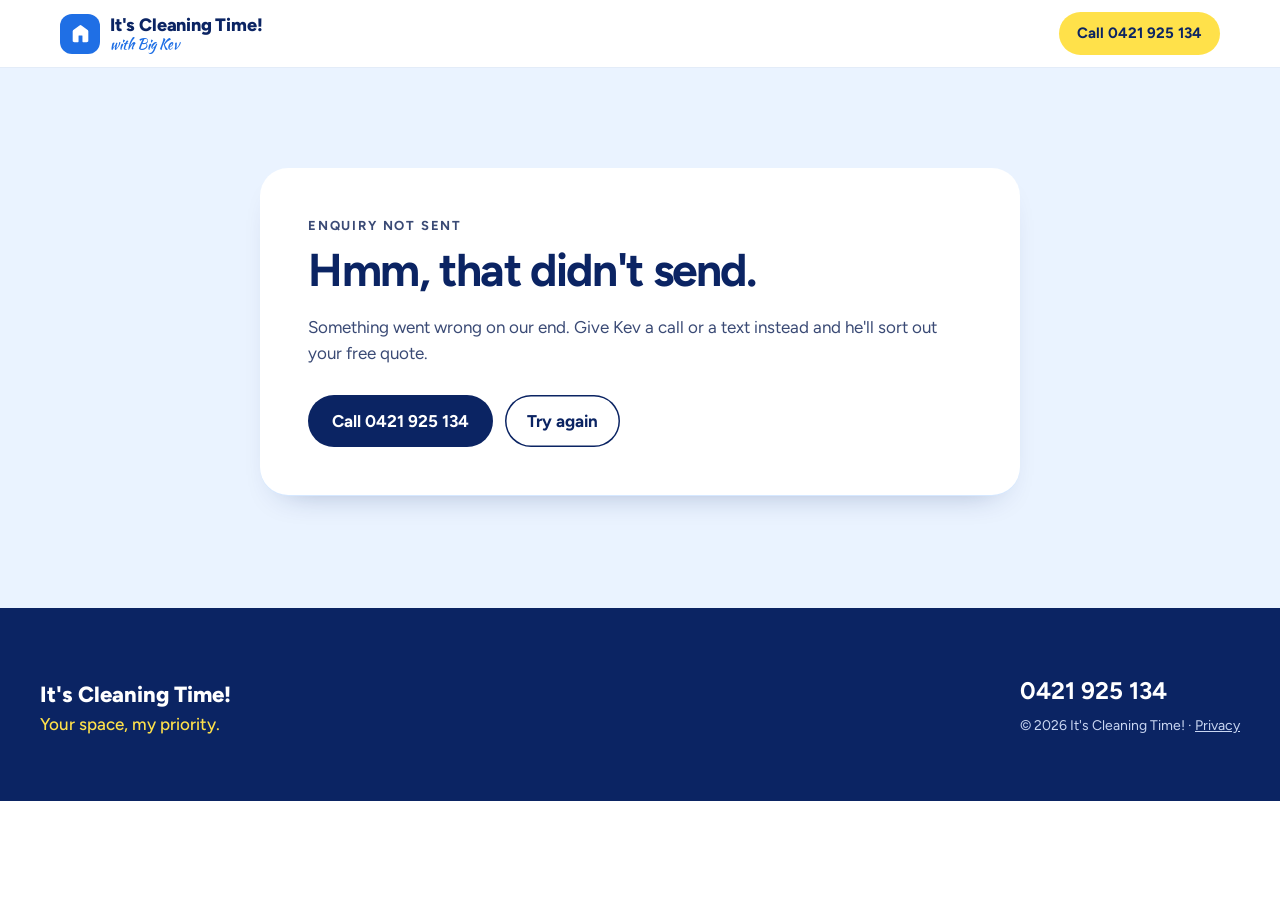
<file: not-sent.html>
<!DOCTYPE html>
<html lang="en-AU">
<head>
<meta charset="utf-8">
<meta name="viewport" content="width=device-width, initial-scale=1, viewport-fit=cover">
<title>That didn't send | It's Cleaning Time!</title>
<meta name="robots" content="noindex">
<meta name="theme-color" content="#0B2463">
<link rel="icon" href="favicon.svg" type="image/svg+xml">
<link rel="icon" href="favicon-32.png" type="image/png" sizes="32x32">
<link rel="apple-touch-icon" href="apple-touch-icon.png">
<link rel="preconnect" href="https://fonts.googleapis.com">
<link rel="preconnect" href="https://fonts.gstatic.com" crossorigin>
<link rel="stylesheet" href="https://fonts.googleapis.com/css2?family=Figtree:wght@400;500;600;700;800&family=Kaushan+Script&display=swap">
<link rel="stylesheet" href="assets/css/styles.css">
</head>
<body>
<div class="page">
  <header class="site-header">
    <div class="wrap header-inner">
      <a class="brand" href="./" aria-label="It's Cleaning Time! home">
        <span class="brand-mark"><svg class="ic" aria-hidden="true"><use href="assets/icons.svg#home"/></svg></span>
        <span class="brand-text"><span class="brand-name">It's Cleaning Time!</span><span class="brand-sub">with Big Kev</span></span>
      </a>
      <div class="header-actions">
        <a class="btn-header" href="tel:0421925134">Call 0421 925 134</a>
      </div>
    </div>
  </header>
  <main class="simple-main">
    <div class="simple-card">
      <p class="eyebrow">Enquiry not sent</p>
      <h1>Hmm, that didn't send.</h1>
      <p>Something went wrong on our end. Give Kev a call or a text instead and he'll sort out your free quote.</p>
      <div class="btn-row">
        <a class="btn btn-primary" href="tel:0421925134">Call 0421 925 134</a>
        <a class="btn btn-secondary" href="./#quote">Try again</a>
      </div>
    </div>
  </main>
  <footer class="site-footer on-navy">
    <div class="wrap footer-inner">
      <div class="footer-left">
        <span class="footer-name">It's Cleaning Time!</span>
        <span class="footer-tagline">Your space, my priority.</span>
      </div>
      <div class="footer-right">
        <a class="footer-tel" href="tel:0421925134">0421 925 134</a>
        <span class="footer-small">© 2026 It's Cleaning Time! · <a href="privacy.html">Privacy</a></span>
      </div>
    </div>
  </footer>
</div>
</body>
</html>
</file>
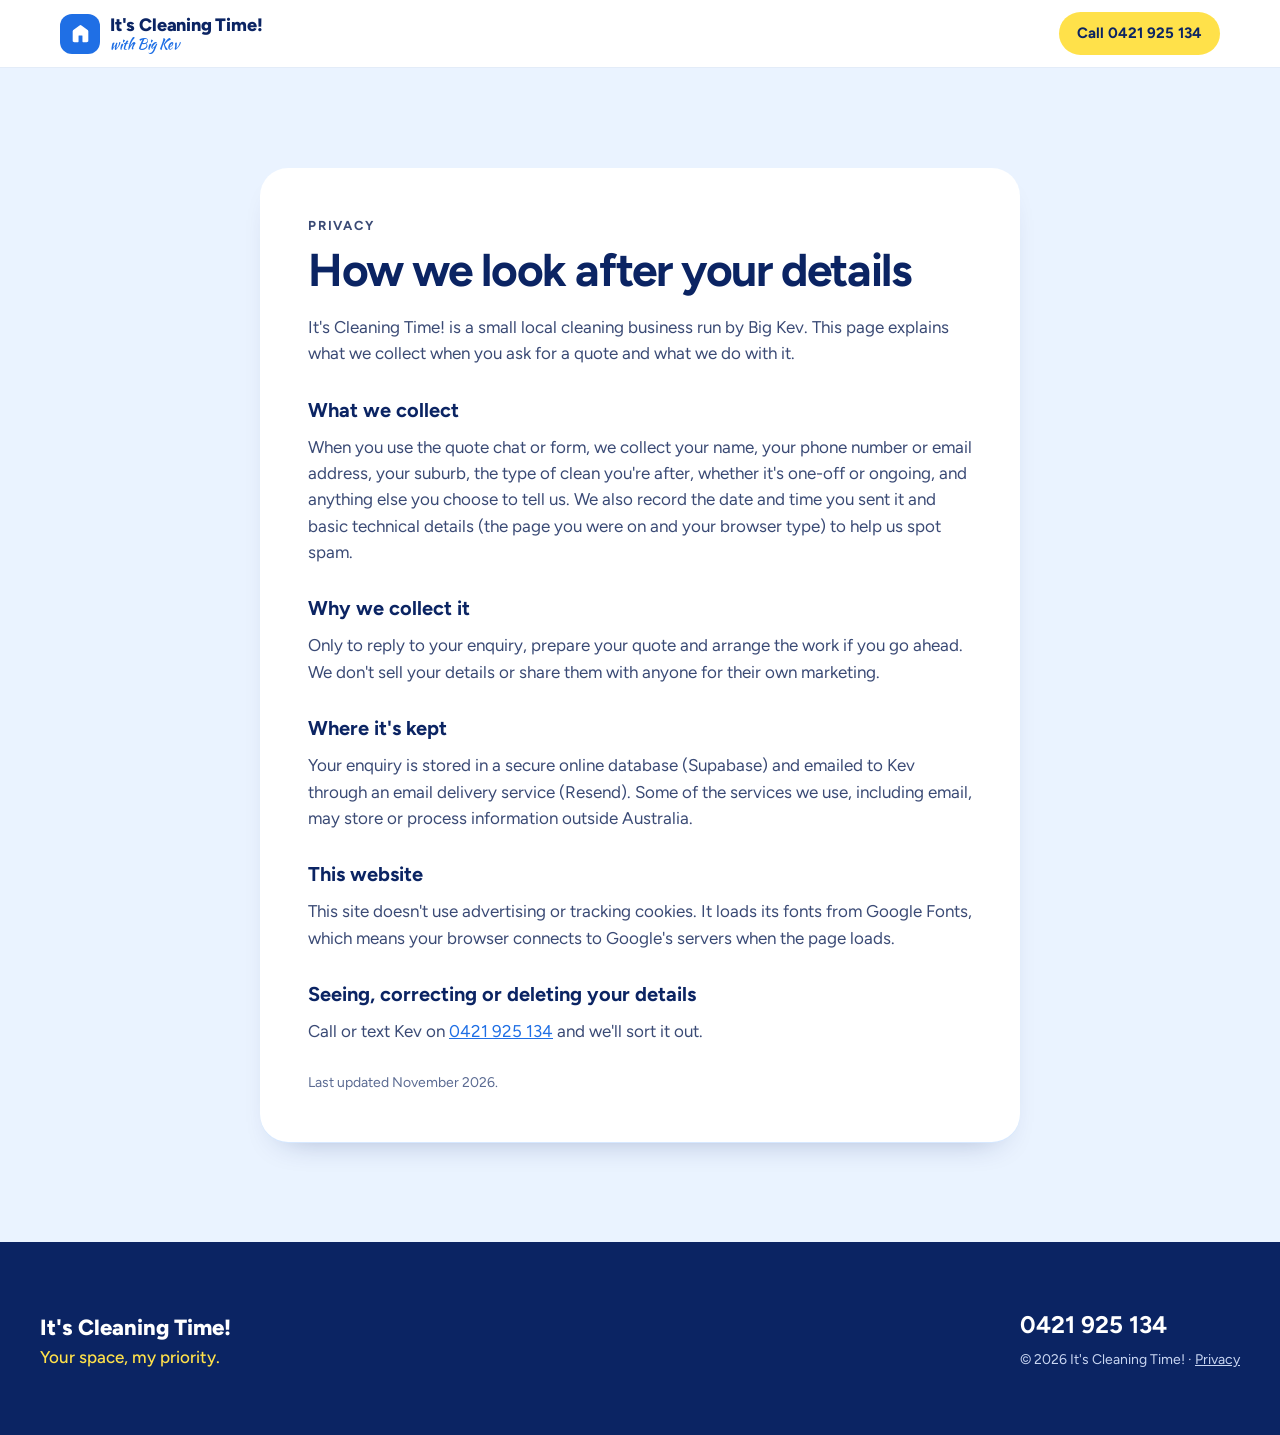
<file: privacy.html>
<!DOCTYPE html>
<html lang="en-AU">
<head>
<meta charset="utf-8">
<meta name="viewport" content="width=device-width, initial-scale=1, viewport-fit=cover">
<title>Privacy | It's Cleaning Time!</title>
<meta name="theme-color" content="#0B2463">
<link rel="icon" href="favicon.svg" type="image/svg+xml">
<link rel="icon" href="favicon-32.png" type="image/png" sizes="32x32">
<link rel="apple-touch-icon" href="apple-touch-icon.png">
<link rel="preconnect" href="https://fonts.googleapis.com">
<link rel="preconnect" href="https://fonts.gstatic.com" crossorigin>
<link rel="stylesheet" href="https://fonts.googleapis.com/css2?family=Figtree:wght@400;500;600;700;800&family=Kaushan+Script&display=swap">
<link rel="stylesheet" href="assets/css/styles.css">
</head>
<body>
<div class="page">
  <header class="site-header">
    <div class="wrap header-inner">
      <a class="brand" href="./" aria-label="It's Cleaning Time! home">
        <span class="brand-mark"><svg class="ic" aria-hidden="true"><use href="assets/icons.svg#home"/></svg></span>
        <span class="brand-text"><span class="brand-name">It's Cleaning Time!</span><span class="brand-sub">with Big Kev</span></span>
      </a>
      <div class="header-actions">
        <a class="btn-header" href="tel:0421925134">Call 0421 925 134</a>
      </div>
    </div>
  </header>
  <main class="simple-main">
    <div class="simple-card">
      <p class="eyebrow">Privacy</p>
      <h1>How we look after your details</h1>
      <p>It's Cleaning Time! is a small local cleaning business run by Big Kev. This page explains what we collect when you ask for a quote and what we do with it.</p>

      <h2>What we collect</h2>
      <p>When you use the quote chat or form, we collect your name, your phone number or email address, your suburb, the type of clean you're after, whether it's one-off or ongoing, and anything else you choose to tell us. We also record the date and time you sent it and basic technical details (the page you were on and your browser type) to help us spot spam.</p>

      <h2>Why we collect it</h2>
      <p>Only to reply to your enquiry, prepare your quote and arrange the work if you go ahead. We don't sell your details or share them with anyone for their own marketing.</p>

      <h2>Where it's kept</h2>
      <p>Your enquiry is stored in a secure online database (Supabase) and emailed to Kev through an email delivery service (Resend). Some of the services we use, including email, may store or process information outside Australia.</p>

      <h2>This website</h2>
      <p>This site doesn't use advertising or tracking cookies. It loads its fonts from Google Fonts, which means your browser connects to Google's servers when the page loads.</p>

      <h2>Seeing, correcting or deleting your details</h2>
      <p>Call or text Kev on <a href="tel:0421925134">0421 925 134</a> and we'll sort it out.</p>

      <p style="margin-top:28px;font-size:14px;color:var(--muted)">Last updated November 2026.</p>
    </div>
  </main>
  <footer class="site-footer on-navy">
    <div class="wrap footer-inner">
      <div class="footer-left">
        <span class="footer-name">It's Cleaning Time!</span>
        <span class="footer-tagline">Your space, my priority.</span>
      </div>
      <div class="footer-right">
        <a class="footer-tel" href="tel:0421925134">0421 925 134</a>
        <span class="footer-small">© 2026 It's Cleaning Time! · <a href="privacy.html">Privacy</a></span>
      </div>
    </div>
  </footer>
</div>
</body>
</html>
</file>
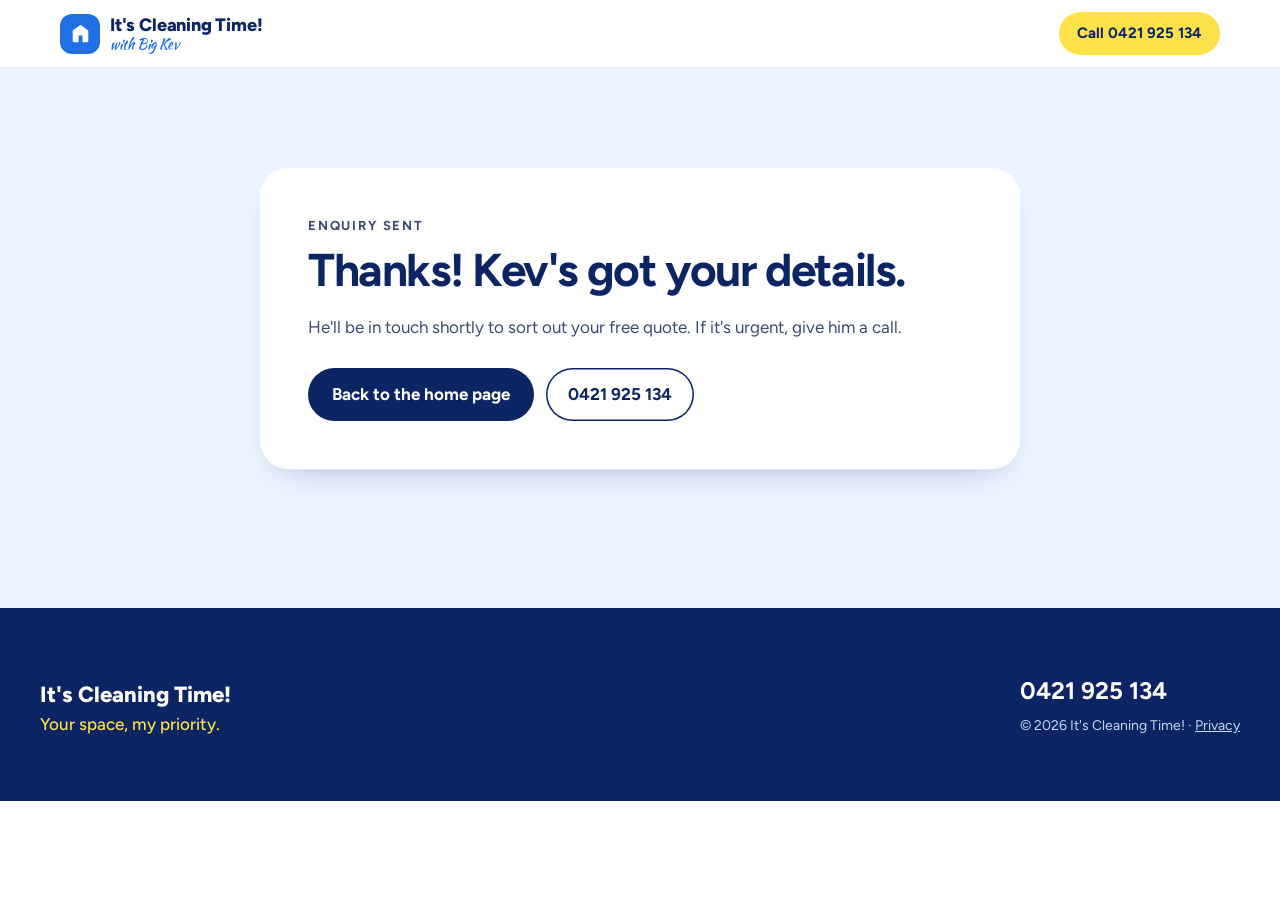
<file: thanks.html>
<!DOCTYPE html>
<html lang="en-AU">
<head>
<meta charset="utf-8">
<meta name="viewport" content="width=device-width, initial-scale=1, viewport-fit=cover">
<title>Thanks | It's Cleaning Time!</title>
<meta name="robots" content="noindex">
<meta name="theme-color" content="#0B2463">
<link rel="icon" href="favicon.svg" type="image/svg+xml">
<link rel="icon" href="favicon-32.png" type="image/png" sizes="32x32">
<link rel="apple-touch-icon" href="apple-touch-icon.png">
<link rel="preconnect" href="https://fonts.googleapis.com">
<link rel="preconnect" href="https://fonts.gstatic.com" crossorigin>
<link rel="stylesheet" href="https://fonts.googleapis.com/css2?family=Figtree:wght@400;500;600;700;800&family=Kaushan+Script&display=swap">
<link rel="stylesheet" href="assets/css/styles.css">
</head>
<body>
<div class="page">
  <header class="site-header">
    <div class="wrap header-inner">
      <a class="brand" href="./" aria-label="It's Cleaning Time! home">
        <span class="brand-mark"><svg class="ic" aria-hidden="true"><use href="assets/icons.svg#home"/></svg></span>
        <span class="brand-text"><span class="brand-name">It's Cleaning Time!</span><span class="brand-sub">with Big Kev</span></span>
      </a>
      <div class="header-actions">
        <a class="btn-header" href="tel:0421925134">Call 0421 925 134</a>
      </div>
    </div>
  </header>
  <main class="simple-main">
    <div class="simple-card">
      <p class="eyebrow">Enquiry sent</p>
      <h1>Thanks! Kev's got your details.</h1>
      <p>He'll be in touch shortly to sort out your free quote. If it's urgent, give him a call.</p>
      <div class="btn-row">
        <a class="btn btn-primary" href="./">Back to the home page</a>
        <a class="btn btn-secondary" href="tel:0421925134">0421 925 134</a>
      </div>
    </div>
  </main>
  <footer class="site-footer on-navy">
    <div class="wrap footer-inner">
      <div class="footer-left">
        <span class="footer-name">It's Cleaning Time!</span>
        <span class="footer-tagline">Your space, my priority.</span>
      </div>
      <div class="footer-right">
        <a class="footer-tel" href="tel:0421925134">0421 925 134</a>
        <span class="footer-small">© 2026 It's Cleaning Time! · <a href="privacy.html">Privacy</a></span>
      </div>
    </div>
  </footer>
</div>
</body>
</html>
</file>
<file: assets/css/styles.css>
/* It's Cleaning Time! - site styles
   Design tokens come from the approved design system (v1, November 2026).
   Change colours here, in :root, rather than throughout the file. */

:root {
  --navy: #0B2463;
  --blue: #1F6FE5;
  --yellow: #FFE14A;
  --yellow-tint: #FFF6CC;
  --sky: #EAF3FF;
  --mist: #F4F8FE;
  --input: #F6F9FE;
  --line: #E3ECF8;
  --line-2: #D6E3F5;
  --line-3: #D6E8FF;
  --tile-line: #E1EAF6;
  --body: #3A4A75;
  --muted: #5B6B92;
  --on-navy: #C9D6F2;
  --star: #F5A800;
  --green: #4CAF50;
  --teal: #1BA5B0;
  --purple: #8B5CD6;
  --success: #2E7D32;
  --warn: #8A5A00;
  --placeholder: #CFE0F3;

  --gutter: clamp(16px, 4vw, 40px);
  --maxw: 1240px;

  --shadow-card: 0 1px 0 var(--line-3), 0 16px 34px -24px rgba(11, 36, 99, .45);
  --shadow-float: 0 24px 50px -24px rgba(11, 36, 99, .5);
  --shadow-hero: 0 40px 70px -40px rgba(11, 36, 99, .55);
  --shadow-chat: 0 30px 60px -36px rgba(11, 36, 99, .45);

  --font: 'Figtree', system-ui, -apple-system, 'Segoe UI', Roboto, sans-serif;
  --script: 'Kaushan Script', 'Brush Script MT', cursive;
}

/* ---------- Base ---------- */
*, *::before, *::after { box-sizing: border-box; }
html { scroll-behavior: smooth; -webkit-text-size-adjust: 100%; }
body {
  margin: 0;
  background: #fff;
  color: var(--navy);
  font-family: var(--font);
  font-size: 17px;
  line-height: 1.55;
  -webkit-font-smoothing: antialiased;
  -moz-osx-font-smoothing: grayscale;
}
img { max-width: 100%; display: block; }
a { color: var(--blue); }
a:hover { color: var(--navy); }
p { margin: 0; }
h1, h2, h3 { margin: 0; }
[hidden] { display: none !important; }
button { font: inherit; color: inherit; }

.ic { width: 1em; height: 1em; flex: none; fill: currentColor; display: inline-block; vertical-align: middle; }

.sr-only {
  position: absolute !important; width: 1px; height: 1px; padding: 0; margin: -1px;
  overflow: hidden; clip: rect(0 0 0 0); white-space: nowrap; border: 0;
}
.hp { position: absolute !important; left: -9999px; top: auto; width: 1px; height: 1px; overflow: hidden; }

.skip-link {
  position: absolute; left: 12px; top: -60px; z-index: 100;
  background: var(--yellow); color: var(--navy); font-weight: 700;
  padding: 10px 16px; border-radius: 999px; text-decoration: none;
}
.skip-link:focus { top: 12px; }

:focus-visible { outline: 3px solid var(--blue); outline-offset: 3px; }
.on-navy :focus-visible { outline-color: var(--yellow); }

.page { position: relative; overflow-x: clip; background: #fff; }
.wrap { max-width: var(--maxw); margin: 0 auto; }
section[id], #reviews { scroll-margin-top: 72px; }

.stars { color: var(--star); letter-spacing: 2px; }

.eyebrow {
  font-weight: 700; font-size: 13px; letter-spacing: .14em;
  text-transform: uppercase; color: var(--blue);
}
.h1 {
  font-weight: 700; font-size: clamp(42px, 6vw, 74px); line-height: 1.02;
  letter-spacing: -.035em; margin-top: 12px; text-wrap: balance;
}
.h2 {
  font-weight: 700; font-size: clamp(32px, 4.2vw, 52px); line-height: 1.05;
  letter-spacing: -.03em; text-wrap: balance;
}
.h3 { font-weight: 700; font-size: 26px; line-height: 1.1; letter-spacing: -.02em; }

/* Yellow marker highlight */
.hl {
  background-image: linear-gradient(var(--yellow), var(--yellow));
  background-repeat: no-repeat;
  background-position: 0 88%;
  background-size: 0% 46%;
  transition: background-size var(--hl-dur, .8s) cubic-bezier(.6, 0, .2, 1) var(--hl-delay, .1s);
}
.hl-hero { --hl-dur: .9s; --hl-delay: .4s; padding: 0 .05em; }
.hl.is-on, .no-js .hl { background-size: 100% 46%; }

/* ---------- Buttons ---------- */
.btn {
  display: inline-flex; align-items: center; justify-content: center; gap: 8px;
  font-weight: 700; font-size: 17px; line-height: 1.3;
  padding: 15px 24px; border-radius: 999px; text-decoration: none;
  border: 0; cursor: pointer; transition: background-color .15s, color .15s;
}
.btn .ic { font-size: 20px; }
.btn-primary { background: var(--navy); color: #fff; }
.btn-primary:hover { background: var(--blue); color: #fff; }
.btn-secondary { background: #fff; color: var(--navy); padding: 15px 22px; box-shadow: inset 0 0 0 1.5px var(--navy); }
.btn-secondary:hover { background: var(--yellow); color: var(--navy); }
.btn-block { width: 100%; }

.round-btn {
  width: 46px; height: 46px; border-radius: 50%; border: 0; cursor: pointer;
  display: grid; place-items: center; transition: background-color .15s;
}
.round-btn .ic { font-size: 22px; }
.round-btn-light { background: #fff; color: var(--navy); box-shadow: inset 0 0 0 1.5px var(--navy); }
.round-btn-light:hover { background: var(--yellow); }
.round-btn-dark { background: var(--navy); color: #fff; }
.round-btn-dark:hover { background: var(--blue); }

/* ---------- Header ---------- */
.site-header {
  position: sticky; top: 0; z-index: 40;
  background: rgba(255, 255, 255, .94);
  -webkit-backdrop-filter: blur(10px); backdrop-filter: blur(10px);
  border-bottom: 1px solid var(--line);
}
.header-inner {
  padding: 12px var(--gutter);
  display: flex; align-items: center; justify-content: space-between; gap: 16px;
}
.brand { display: flex; align-items: center; gap: 10px; text-decoration: none; color: var(--navy); }
.brand:hover { color: var(--navy); }
.brand-mark {
  width: 40px; height: 40px; border-radius: 12px; background: var(--blue); color: #fff;
  display: grid; place-items: center; flex: none;
}
.brand-mark .ic { font-size: 23px; }
.brand-text { display: flex; flex-direction: column; line-height: 1; }
.brand-name { font-weight: 800; font-size: 18px; letter-spacing: -.01em; }
.brand-sub { font-family: var(--script); font-size: 14px; color: var(--blue); margin-top: 3px; }

.site-nav { display: none; gap: 28px; font-weight: 600; font-size: 15px; }
.site-nav a { color: var(--navy); text-decoration: none; }
.site-nav a:hover { color: var(--blue); }
.header-actions { display: flex; gap: 12px; align-items: center; }
.header-phone {
  display: none; align-items: center; gap: 6px;
  font-weight: 700; font-size: 15px; color: var(--navy); text-decoration: none;
}
.header-phone .ic { font-size: 20px; color: var(--blue); }
.btn-header {
  background: var(--yellow); color: var(--navy); font-weight: 700; font-size: 15px;
  padding: 10px 18px; border-radius: 999px; text-decoration: none; white-space: nowrap;
  transition: background-color .15s, color .15s;
}
.btn-header:hover { background: var(--navy); color: #fff; }

@media (min-width: 900px) {
  .site-nav { display: flex; }
  .header-phone { display: flex; }
}

/* ---------- Hero ---------- */
.hero { background: var(--sky); }
.hero-grid {
  padding: clamp(32px, 6vw, 80px) var(--gutter) 0;
  display: grid;
  grid-template-columns: repeat(auto-fit, minmax(min(100%, 440px), 1fr));
  gap: clamp(32px, 5vw, 64px);
  align-items: center;
}
.hero-copy { display: flex; flex-direction: column; align-items: flex-start; }
.google-pill {
  display: inline-flex; align-items: center; gap: 10px;
  background: #fff; border-radius: 999px; padding: 7px 16px 7px 12px;
  font-weight: 600; font-size: 14px; box-shadow: 0 1px 0 var(--line-3);
  color: var(--navy); text-decoration: none;
}
.google-pill:hover { color: var(--blue); }
.google-pill .ic { font-size: 16px; }
.hero-eyebrow { margin-top: 28px; }
.lead { margin-top: 20px; max-width: 30em; color: var(--body); font-size: clamp(17px, 1.6vw, 19px); text-wrap: pretty; }
.btn-row { display: flex; flex-wrap: wrap; gap: 12px; margin-top: 28px; }
.area-line {
  display: flex; align-items: center; gap: 6px; margin-top: 22px;
  font-size: 14px; font-weight: 600; color: var(--muted);
}
.area-line .ic { font-size: 18px; color: var(--blue); }

.hero-visual { position: relative; padding-bottom: 56px; }
.hero-photo {
  position: relative; aspect-ratio: 4 / 5; max-height: 470px; width: 100%; max-width: 376px;
  margin-left: auto; border-radius: 30px; overflow: hidden; background: var(--placeholder);
  box-shadow: var(--shadow-hero);
}
.hero-photo img { position: absolute; inset: 0; width: 100%; height: 100%; object-fit: cover; object-position: 50% 18%; }
.kev-tag {
  position: absolute; top: -18px; right: -6px; z-index: 2;
  display: flex; flex-direction: column; line-height: 1.15;
  background: var(--yellow); color: var(--navy); padding: 10px 18px 11px; border-radius: 16px;
  transform: rotate(-3deg); box-shadow: 0 14px 28px -14px rgba(11, 36, 99, .5);
}
.kev-tag-script { font-family: var(--script); font-size: 24px; }
.kev-tag-sub { font-weight: 700; font-size: 13px; }
.hero-review {
  position: absolute; left: 0; bottom: 0; margin: 0;
  width: min(350px, 88%); background: #fff; border-radius: 22px; padding: 18px 20px;
  box-shadow: var(--shadow-float); display: flex; flex-direction: column; gap: 10px;
}
.hero-review-top { display: flex; justify-content: space-between; align-items: center; }
.hero-review-label { font-size: 12px; font-weight: 700; color: var(--muted); text-transform: uppercase; letter-spacing: .08em; }
.hero-review-quote {
  margin: 0; font-size: 22px; line-height: 1.25; font-weight: 700; letter-spacing: -.015em;
  text-wrap: balance; min-height: 2.5em; transition: opacity .25s;
}
.hero-review-quote.is-fading { opacity: 0; }
.hero-review-foot { display: flex; justify-content: space-between; align-items: center; gap: 12px; }
.hero-review-who { display: flex; align-items: center; gap: 10px; min-width: 0; font-size: 14px; font-weight: 700; line-height: 1.2; }
.hero-review-who img { width: 32px; height: 32px; border-radius: 50%; object-fit: cover; flex: none; }
.dots { display: flex; gap: 5px; flex: none; }
.dot {
  position: relative; border: 0; padding: 0; cursor: pointer;
  height: 7px; width: 7px; border-radius: 4px; background: #B9CDEA;
  transition: width .3s, background-color .3s;
}
.dot::after { content: ''; position: absolute; inset: -12px -3px; }
.dot.is-active { width: 20px; background: var(--navy); }

/* ---------- Reviews ---------- */
.reviews { padding: clamp(48px, 7vw, 88px) var(--gutter) clamp(56px, 8vw, 96px); }
.reviews-head { display: flex; flex-wrap: wrap; align-items: flex-end; justify-content: space-between; gap: 20px; margin-bottom: 26px; }
.rating-link {
  display: inline-flex; align-items: center; flex-wrap: wrap; gap: 10px;
  font-weight: 600; font-size: 15px; color: var(--body); text-decoration: none;
}
.rating-link:hover { color: var(--blue); }
.rating-num { font-weight: 700; font-size: 22px; color: var(--navy); }
.rating-text { text-decoration: underline; text-underline-offset: 3px; }
.rating-link .ic { font-size: 18px; }
.reviews-title { font-size: clamp(30px, 3.8vw, 46px); line-height: 1.08; margin-top: 8px; }
.arrows { display: flex; gap: 10px; }
.review-row {
  display: flex; gap: 16px; overflow-x: auto; scroll-snap-type: x mandatory;
  padding: 4px 2px 12px; scrollbar-width: none;
}
.review-row::-webkit-scrollbar { display: none; }
.review-card {
  position: relative; overflow: hidden; flex: 0 0 min(340px, 84%); scroll-snap-align: start;
  background: #fff; border-radius: 22px; padding: 24px;
  display: flex; flex-direction: column; gap: 14px; box-shadow: var(--shadow-card);
}
.review-card .stars { font-size: 15px; }
.review-card p { font-size: 17px; line-height: 1.5; text-wrap: pretty; }
.review-foot { margin-top: auto; display: flex; align-items: center; gap: 12px; padding-top: 4px; line-height: 1.25; }
.review-foot img { width: 44px; height: 44px; border-radius: 50%; object-fit: cover; flex: none; box-shadow: 0 0 0 2px var(--sky); }
.review-name { font-weight: 700; }
.review-meta { font-size: 14px; color: var(--muted); }
.sheen {
  position: absolute; inset: 0; pointer-events: none;
  background: linear-gradient(105deg, rgba(170, 210, 255, 0) 35%, rgba(170, 210, 255, .45) 50%, rgba(170, 210, 255, 0) 65%);
  transform: translateX(-110%);
}

/* ---------- Sections ---------- */
.section { padding: clamp(64px, 9vw, 120px) var(--gutter); }

/* Services */
.statement {
  margin-top: 14px; font-weight: 600; font-size: clamp(26px, 3.3vw, 40px); line-height: 1.2;
  letter-spacing: -.025em; text-wrap: balance; max-width: 26em;
}
.two-col-text {
  display: grid; grid-template-columns: repeat(auto-fit, minmax(min(100%, 360px), 1fr));
  gap: clamp(16px, 3vw, 40px); margin-top: clamp(24px, 3vw, 36px); color: var(--body);
}
.two-col-text p { text-wrap: pretty; }
.svc-cards {
  display: grid; grid-template-columns: repeat(auto-fit, minmax(min(100%, 400px), 1fr));
  gap: 20px; margin-top: clamp(40px, 6vw, 64px);
}
.svc-card { background: var(--mist); border-radius: 28px; overflow: hidden; display: flex; flex-direction: column; }
.svc-photo { position: relative; aspect-ratio: 16 / 9; background: var(--placeholder); }
.svc-photo img { position: absolute; inset: 0; width: 100%; height: 100%; object-fit: cover; }
.svc-photo canvas {
  position: absolute; inset: 0; width: 100%; height: 100%; pointer-events: none;
  background: rgba(226, 236, 247, .92); transition: opacity 1s ease;
}
.no-js .svc-photo canvas { display: none; }
.svc-body { padding: clamp(20px, 3vw, 32px); display: flex; flex-direction: column; gap: 14px; }
.svc-body > p { color: var(--body); text-wrap: pretty; }
.svc-title-row { display: flex; align-items: baseline; justify-content: space-between; gap: 12px; flex-wrap: wrap; }
.svc-hint { font-size: 13px; font-weight: 600; color: var(--muted); }
.tiles { display: grid; grid-template-columns: repeat(auto-fill, minmax(min(100%, 190px), 1fr)); gap: 8px; margin-top: 4px; }
.tile {
  display: flex; align-items: center; gap: 12px; padding: 9px 12px; border-radius: 14px; border: 0;
  cursor: pointer; font-weight: 600; font-size: 16px; line-height: 1.3; text-align: left;
  background: #fff; color: var(--navy); box-shadow: 0 1px 0 var(--tile-line);
  transition: background-color .15s;
}
.tile:hover { background: var(--yellow-tint); }
.tile-ic {
  width: 34px; height: 34px; flex: none; border-radius: 50%; background: var(--c, var(--blue)); color: #fff;
  display: grid; place-items: center;
}
.tile-ic .ic { font-size: 19px; }
.available {
  display: flex; flex-wrap: wrap; align-items: center; gap: 8px; margin-top: 8px;
  padding-top: 16px; border-top: 1.5px dashed var(--line-2);
}
.available-label { font-weight: 700; font-size: 14px; margin-right: 4px; }
.pill { background: #fff; border-radius: 999px; padding: 6px 14px; font-size: 14px; font-weight: 600; }

/* Steps (navy) */
.steps { background: var(--navy); color: #fff; padding-top: clamp(64px, 9vw, 112px); padding-bottom: clamp(64px, 9vw, 112px); }
.steps-head {
  display: grid; grid-template-columns: repeat(auto-fit, minmax(min(100%, 420px), 1fr));
  gap: clamp(16px, 4vw, 56px); align-items: end;
}
.steps-head p { color: var(--on-navy); text-wrap: pretty; }
.steps-grid {
  display: grid; grid-template-columns: repeat(auto-fit, minmax(min(100%, 260px), 1fr));
  gap: clamp(28px, 4vw, 48px); margin-top: clamp(40px, 5vw, 56px);
}
.step { display: flex; flex-direction: column; gap: 12px; }
.step-ic { width: 64px; height: 64px; border-radius: 50%; background: var(--c, var(--blue)); display: grid; place-items: center; color: #fff; }
.step-ic .ic { font-size: 32px; }
.step h3 { font-weight: 700; font-size: 22px; line-height: 1.2; margin-top: 6px; }
.step p { color: var(--on-navy); max-width: 24em; text-wrap: pretty; }

/* Our work */
.work { background: var(--mist); padding-top: clamp(64px, 9vw, 112px); padding-bottom: clamp(64px, 9vw, 112px); }
.ba-grid {
  display: grid; grid-template-columns: repeat(auto-fit, minmax(min(100%, 380px), 1fr));
  gap: clamp(28px, 5vw, 64px); align-items: center;
}
.ba-title { margin-top: 10px; }
.ba-copy { margin-top: 16px; color: var(--body); max-width: 26em; text-wrap: pretty; }
.ba {
  position: relative; aspect-ratio: 4 / 5; max-height: 620px; border-radius: 28px; overflow: hidden;
  background: var(--placeholder); user-select: none; -webkit-user-select: none;
}
.ba img { position: absolute; inset: 0; width: 100%; height: 100%; object-fit: cover; object-position: 50% 55%; pointer-events: none; }
.ba-after { position: absolute; inset: 0; }
.ba-label {
  position: absolute; top: 14px; font-weight: 700; font-size: 13px; padding: 6px 12px;
  border-radius: 999px; pointer-events: none;
}
.ba-label-before { left: 14px; background: var(--navy); color: #fff; }
.ba-label-after { right: 14px; background: var(--yellow); color: var(--navy); }
.ba-handle { position: absolute; top: 0; bottom: 0; width: 0; }
.ba-line { position: absolute; top: 0; bottom: 0; left: -2px; width: 4px; background: #fff; box-shadow: 0 0 12px rgba(0, 0, 0, .25); pointer-events: none; }
.ba-grip {
  position: absolute; top: 50%; left: -32px; width: 64px; height: 48px; margin-top: -24px;
  border-radius: 14px 18px 12px 20px; background-color: var(--yellow);
  background-image: repeating-linear-gradient(45deg, rgba(0, 0, 0, .05) 0 2px, transparent 2px 6px);
  box-shadow: inset 0 -6px 0 rgba(0, 0, 0, .08), 0 8px 20px rgba(0, 0, 0, .25);
  display: grid; place-items: center; cursor: ew-resize; touch-action: none; color: var(--navy);
}
.ba-grip .ic { font-size: 26px; pointer-events: none; }
.recent-head {
  display: flex; flex-wrap: wrap; align-items: flex-end; justify-content: space-between;
  gap: 12px 40px; margin-top: clamp(56px, 7vw, 88px);
}
.recent-title { font-weight: 700; font-size: clamp(26px, 2.8vw, 34px); line-height: 1.1; letter-spacing: -.025em; }
.recent-head p { color: var(--body); font-size: 15px; }
.recent-grid {
  display: grid; grid-template-columns: repeat(auto-fit, minmax(min(46%, 240px), 1fr));
  gap: clamp(10px, 1.6vw, 18px); margin-top: 22px;
}
.job { margin: 0; position: relative; aspect-ratio: 4 / 5; border-radius: 22px; overflow: hidden; background: var(--placeholder); }
.job img { position: absolute; inset: 0; width: 100%; height: 100%; object-fit: cover; }
.job figcaption {
  position: absolute; left: 12px; bottom: 12px; background: #fff; color: var(--navy);
  font-weight: 700; font-size: 14px; padding: 6px 12px; border-radius: 999px;
}

/* About */
.about-grid {
  display: grid; grid-template-columns: repeat(auto-fit, minmax(min(100%, 420px), 1fr));
  gap: clamp(36px, 6vw, 80px); align-items: center;
}
.about-photo { position: relative; aspect-ratio: 4 / 5; max-width: 460px; width: 100%; }
.about-backing { position: absolute; inset: 5% -4% -4% 5%; background: var(--yellow); border-radius: 32px; transform: rotate(3deg); }
.about-photo img { position: absolute; inset: 0; width: 100%; height: 100%; object-fit: cover; object-position: 50% 25%; border-radius: 28px; }
.about-title { margin: 10px 0 22px; }
.about-p { color: var(--body); text-wrap: pretty; }
.about-p + .about-p { margin-top: 16px; }
.signoff { display: flex; align-items: center; gap: 18px; margin-top: 30px; flex-wrap: wrap; }
.signoff-name { display: inline-block; font-family: var(--script); font-size: 40px; line-height: 1; color: var(--blue); transform: rotate(-4deg); }
.signoff-line { font-weight: 600; font-size: 17px; line-height: 1.3; color: var(--body); }

/* Quote */
.quote { background: var(--sky); }
.quote-grid {
  display: grid; grid-template-columns: repeat(auto-fit, minmax(min(100%, 400px), 1fr));
  gap: clamp(32px, 5vw, 64px); align-items: start;
}
.quote-title { margin: 10px 0 18px; }
.quote-copy { color: var(--body); max-width: 26em; text-wrap: pretty; }
.big-tel { display: inline-flex; align-items: center; gap: 14px; margin-top: 28px; text-decoration: none; color: var(--navy); }
.big-tel:hover { color: var(--navy); }
.big-tel-ic { width: 54px; height: 54px; border-radius: 50%; background: var(--yellow); display: grid; place-items: center; flex: none; }
.big-tel-ic .ic { font-size: 26px; }
.big-tel-num { font-weight: 700; font-size: clamp(28px, 3.2vw, 36px); line-height: 1; letter-spacing: -.02em; }
.quote-area { margin-top: 30px; font-size: 15px; color: var(--body); max-width: 26em; text-wrap: pretty; }

/* Chat card */
.chat-card { background: #fff; border-radius: 28px; box-shadow: var(--shadow-chat); overflow: hidden; }
.chat-head { display: flex; align-items: center; gap: 12px; padding: 15px 20px; background: var(--navy); color: #fff; }
.chat-head-avatar { width: 42px; height: 42px; border-radius: 50%; object-fit: cover; object-position: 30% 10%; box-shadow: 0 0 0 3px var(--yellow); flex: none; }
.chat-head-text { line-height: 1.2; flex: 1; min-width: 0; }
.chat-head-name { font-weight: 700; font-size: 17px; }
.chat-head-sub { font-size: 13px; color: var(--on-navy); }
.chat-restart {
  border: 0; background: none; cursor: pointer; font-size: 13px; font-weight: 700; color: var(--yellow);
  padding: 12px 4px; margin: -12px -4px;
}
.chat-restart:focus-visible { outline-color: var(--yellow); }
.no-js .chat-restart, .no-js .chat-log, .no-js .chat-controls { display: none; }

.chat-log { display: flex; flex-direction: column; gap: 10px; padding: 20px; min-height: 240px; background: var(--input); }
.msg-kev { display: flex; gap: 8px; align-items: flex-end; max-width: 90%; animation: pop .35s ease-out both; }
.msg-avatar { width: 30px; height: 30px; border-radius: 50%; object-fit: cover; object-position: 30% 10%; flex: none; }
.bubble-kev {
  background: #fff; border-radius: 20px 20px 20px 6px; padding: 11px 15px; font-size: 16px;
  box-shadow: 0 1px 0 var(--tile-line); text-wrap: pretty;
}
.bubble-kev a { font-weight: 700; color: var(--blue); }
.msg-me {
  align-self: flex-end; max-width: 80%; background: var(--blue); color: #fff;
  border-radius: 20px 20px 6px 20px; padding: 11px 15px; font-size: 16px; font-weight: 600;
  animation: pop .35s ease-out both; overflow-wrap: anywhere;
}
.typing { display: flex; gap: 8px; align-items: flex-end; }
.typing-dots {
  display: flex; gap: 5px; background: #fff; border-radius: 20px 20px 20px 6px;
  padding: 15px 17px; box-shadow: 0 1px 0 var(--tile-line);
}
.typing-dots span { width: 7px; height: 7px; border-radius: 50%; background: #7C8DB5; animation: dot 1s ease-in-out infinite; }
.typing-dots span:nth-child(2) { animation-delay: .15s; }
.typing-dots span:nth-child(3) { animation-delay: .3s; }

.chat-controls { padding: 16px 20px 20px; border-top: 1px solid var(--line); }
.chat-opts { display: flex; flex-wrap: wrap; gap: 8px; }
.chip {
  border: 0; cursor: pointer; padding: 11px 16px; border-radius: 999px; font-weight: 600; font-size: 15px;
  line-height: 1.4; background: #fff; color: var(--navy); box-shadow: inset 0 0 0 1.5px var(--line-2);
  transition: background-color .15s, box-shadow .15s;
}
.chip:hover { background: var(--yellow); box-shadow: inset 0 0 0 1.5px var(--yellow); }

.chat-form, .nojs-form { display: flex; flex-direction: column; gap: 10px; }
.field {
  width: 100%; font: inherit; font-size: 16px; font-weight: 500; padding: 13px 16px; border-radius: 14px;
  border: 1.5px solid var(--line-2); background: var(--input); color: var(--navy); outline: none;
  transition: border-color .15s, background-color .15s, box-shadow .15s;
}
.field::placeholder { color: var(--muted); opacity: 1; }
.field:focus { border-color: var(--blue); background: #fff; box-shadow: 0 0 0 3px rgba(31, 111, 229, .15); }
.field[aria-invalid="true"] { border-color: var(--warn); }
.chat-err { color: var(--warn); font-weight: 600; font-size: 14px; }
.chat-done { display: flex; align-items: center; justify-content: space-between; gap: 12px; flex-wrap: wrap; }
.chat-done-status { display: flex; align-items: center; gap: 8px; font-weight: 700; color: var(--success); }
.chat-done-status .ic { font-size: 22px; }
.chat-done-again {
  border: 0; background: none; cursor: pointer; font-weight: 700; color: var(--blue);
  text-decoration: underline; padding: 10px 0;
}
.nojs-form { padding: 20px; background: var(--input); }
.nojs-form label { font-weight: 600; font-size: 15px; margin-top: 4px; }

/* ---------- Footer ---------- */
.site-footer { background: var(--navy); color: #fff; padding: clamp(40px, 6vw, 64px) var(--gutter); }
.footer-inner { display: flex; flex-wrap: wrap; justify-content: space-between; align-items: flex-end; gap: 28px; }
.footer-left { display: flex; flex-direction: column; gap: 4px; }
.footer-name { font-weight: 800; font-size: 22px; line-height: 1.1; }
.footer-tagline { font-weight: 500; font-size: 17px; color: var(--yellow); }
.footer-areas { color: var(--on-navy); font-size: 14px; margin-top: 10px; }
.footer-right { display: flex; flex-direction: column; gap: 6px; align-items: flex-start; }
.footer-tel { font-weight: 700; font-size: 24px; color: #fff; text-decoration: none; }
.footer-tel:hover { color: var(--yellow); }
.footer-small { color: var(--on-navy); font-size: 14px; }
.footer-small a { color: var(--on-navy); }
.footer-small a:hover { color: #fff; }

/* ---------- Mobile bottom bar (under 720px) ---------- */
.mobile-bar { display: none; }
@media (max-width: 719px) {
  .mobile-bar {
    position: sticky; bottom: 0; z-index: 45;
    display: grid; grid-template-columns: 1fr 1fr; gap: 10px;
    padding: 10px 12px calc(10px + env(safe-area-inset-bottom));
    background: rgba(255, 255, 255, .96);
    -webkit-backdrop-filter: blur(10px); backdrop-filter: blur(10px);
    border-top: 1px solid var(--line);
  }
  .mobile-bar a {
    display: flex; align-items: center; justify-content: center; gap: 6px; min-height: 48px;
    border-radius: 999px; font-weight: 700; text-decoration: none; color: var(--navy);
  }
  .mobile-bar .ic { font-size: 20px; }
  .mobile-bar-call { background: #fff; box-shadow: inset 0 0 0 1.5px var(--navy); }
  .mobile-bar-quote { background: var(--yellow); }
}

/* ---------- Effects layer ---------- */
.fx-layer { position: absolute; inset: 0; pointer-events: none; z-index: 30; overflow: hidden; }
.fx-layer .ic { width: 40px; height: 40px; }

@keyframes pop { from { opacity: 0; transform: translateY(8px) scale(.97); } to { opacity: 1; transform: none; } }
@keyframes dot { 0%, 80%, 100% { transform: translateY(0); opacity: .4; } 40% { transform: translateY(-5px); opacity: 1; } }

@media (prefers-reduced-motion: reduce) {
  html { scroll-behavior: auto; }
  *, *::before, *::after { animation-duration: .01ms !important; animation-iteration-count: 1 !important; transition-duration: .01ms !important; transition-delay: 0s !important; }
  .typing-dots span { opacity: .7; }
}

/* ---------- Simple pages (privacy, thanks, 404) ---------- */
.simple-main { background: var(--sky); padding: clamp(48px, 8vw, 100px) var(--gutter); min-height: 60vh; }
.simple-card { max-width: 760px; margin: 0 auto; background: #fff; border-radius: 28px; padding: clamp(24px, 5vw, 48px); box-shadow: var(--shadow-card); }
.simple-card h1 { font-weight: 700; font-size: clamp(32px, 4.2vw, 46px); line-height: 1.08; letter-spacing: -.03em; margin: 10px 0 18px; }
.simple-card h2 { font-weight: 700; font-size: 20px; margin: 28px 0 8px; }
.simple-card p, .simple-card li { color: var(--body); }
.simple-card p + p { margin-top: 12px; }
.simple-card ul { padding-left: 1.2em; margin: 8px 0 0; }
.simple-card .btn-row { margin-top: 28px; }
</file>
